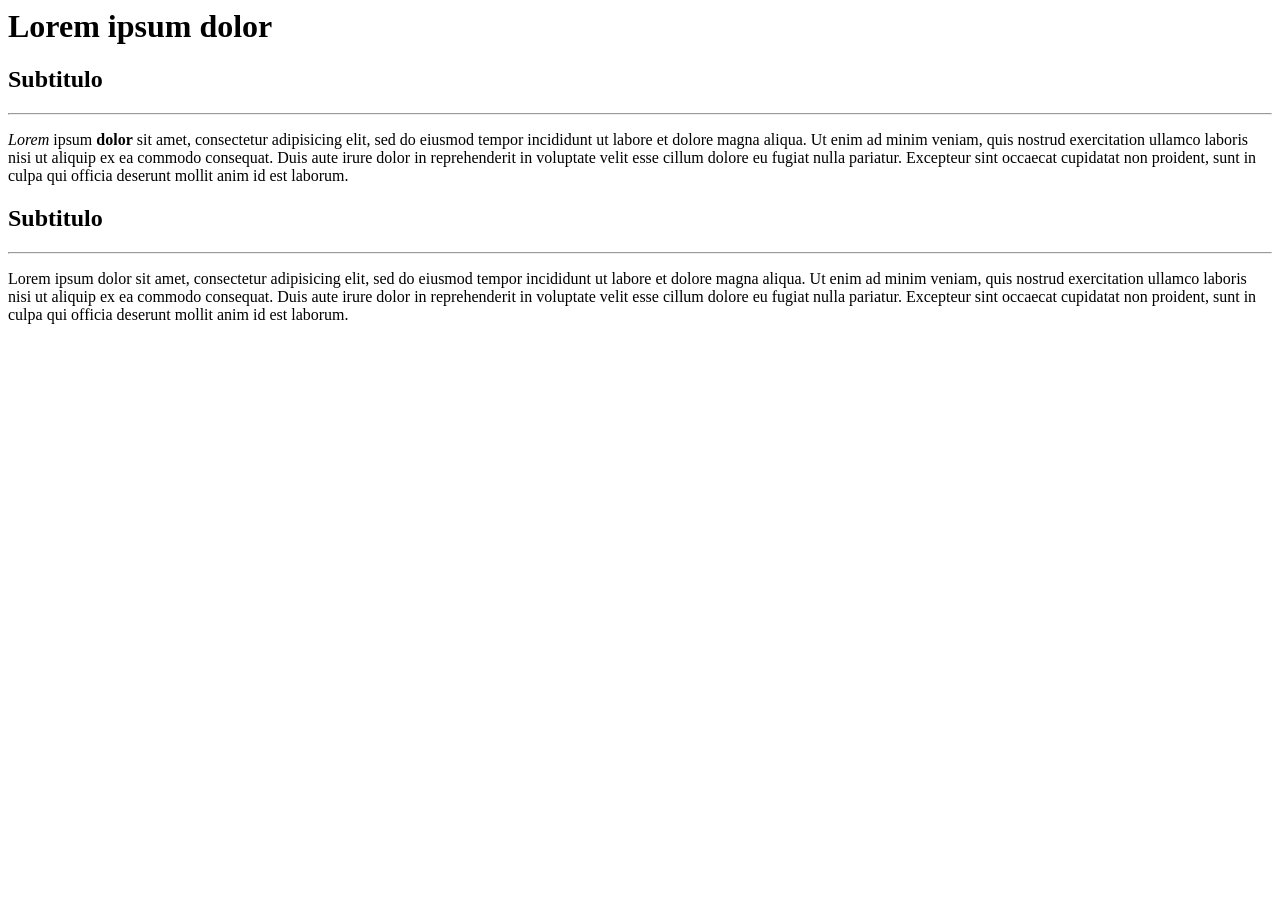
<file: classroom/html/structure/index.html>
<html>
<head>
  <title>Nome da Página</title>
</head>
<body>
  <h1>Lorem ipsum dolor</h1>
  <h2>Subtitulo</h2>
  <hr>
  <p><i>Lorem</i> ipsum <b>dolor</b> sit amet, consectetur adipisicing elit, sed do eiusmod tempor incididunt ut labore et dolore magna aliqua. Ut enim ad minim veniam, quis nostrud exercitation ullamco laboris nisi ut aliquip ex ea commodo consequat. Duis aute irure dolor in reprehenderit in voluptate velit esse cillum dolore eu fugiat nulla pariatur. Excepteur sint occaecat cupidatat non proident, sunt in culpa qui officia deserunt mollit anim id est laborum.</p>
  <h2>Subtitulo</h2>
  <hr>
  <p>Lorem ipsum dolor sit amet, consectetur adipisicing elit, sed do eiusmod tempor incididunt ut labore et dolore magna aliqua. Ut enim ad minim veniam, quis nostrud exercitation ullamco laboris nisi ut aliquip ex ea commodo consequat. Duis aute irure dolor in reprehenderit in voluptate velit esse cillum dolore eu fugiat nulla pariatur. Excepteur sint occaecat cupidatat non proident, sunt in culpa qui officia deserunt mollit anim id est laborum.</p>
</body>
</html>
</file>
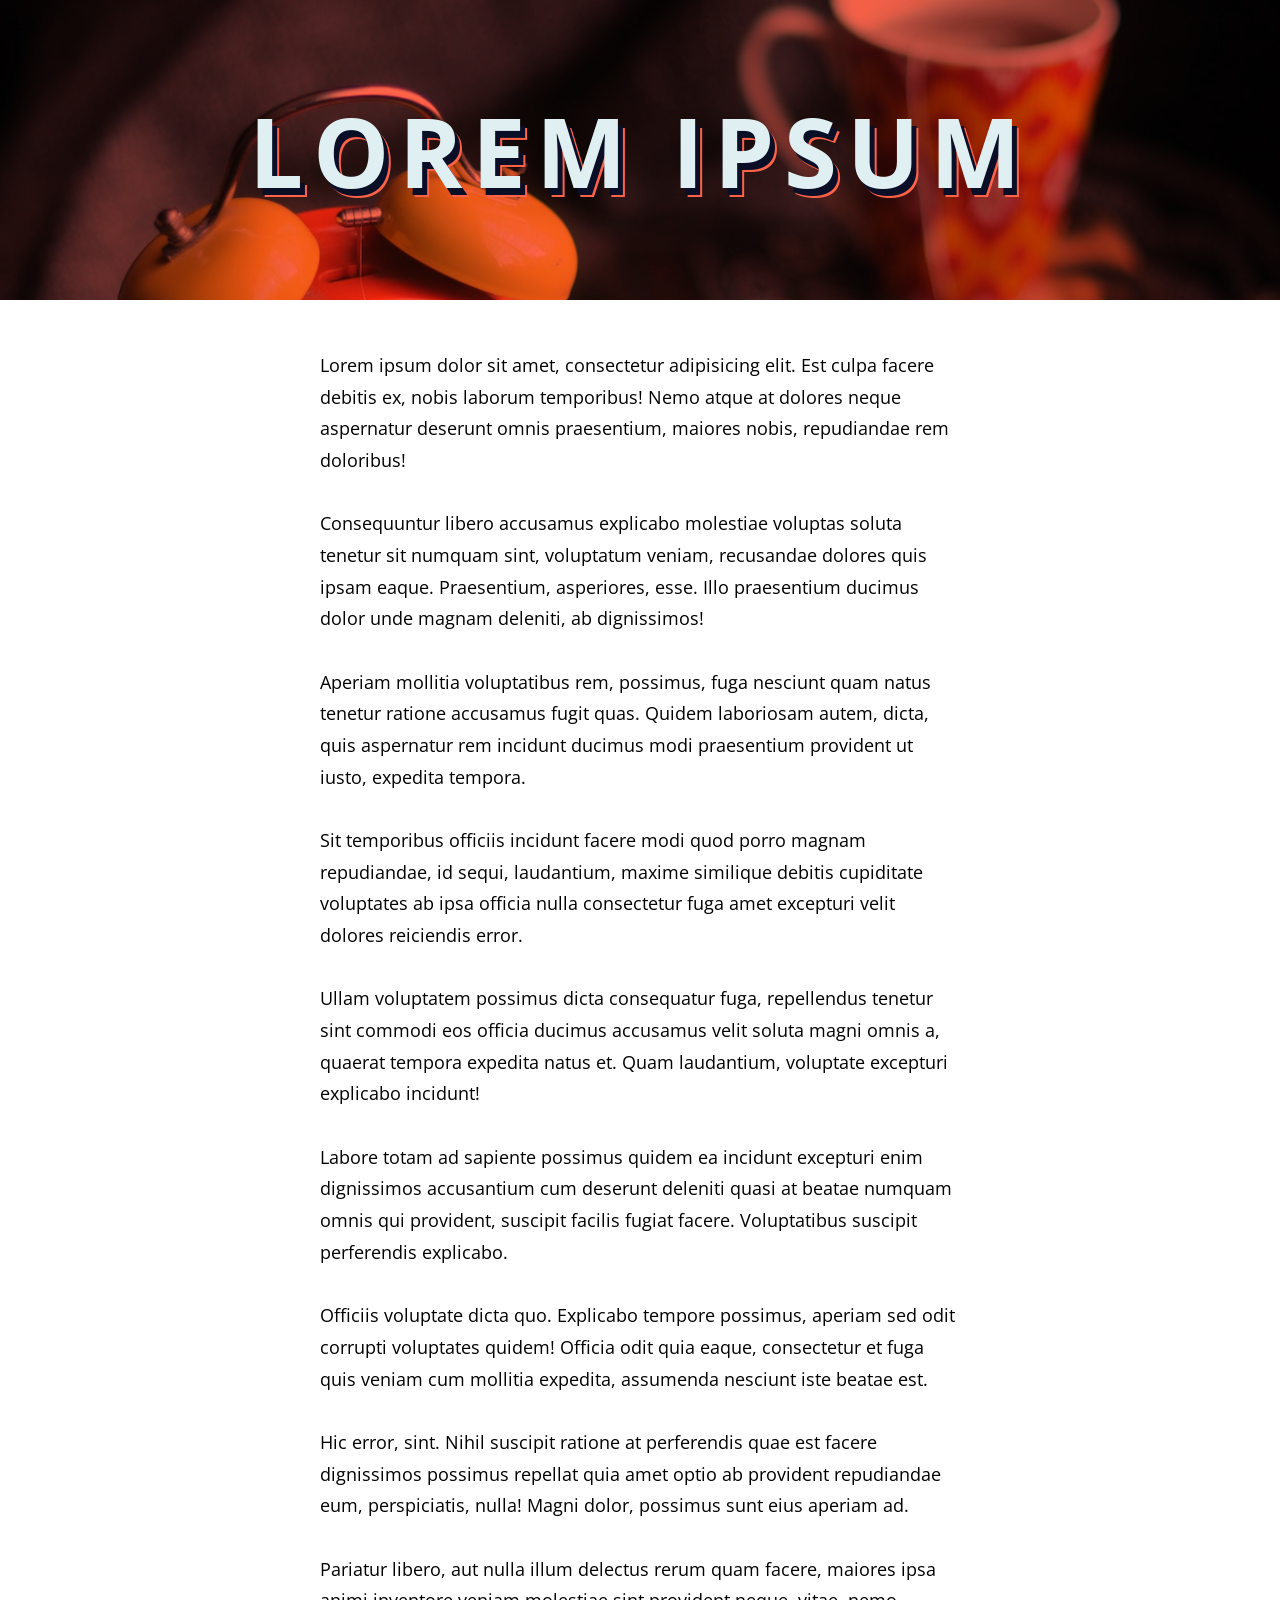
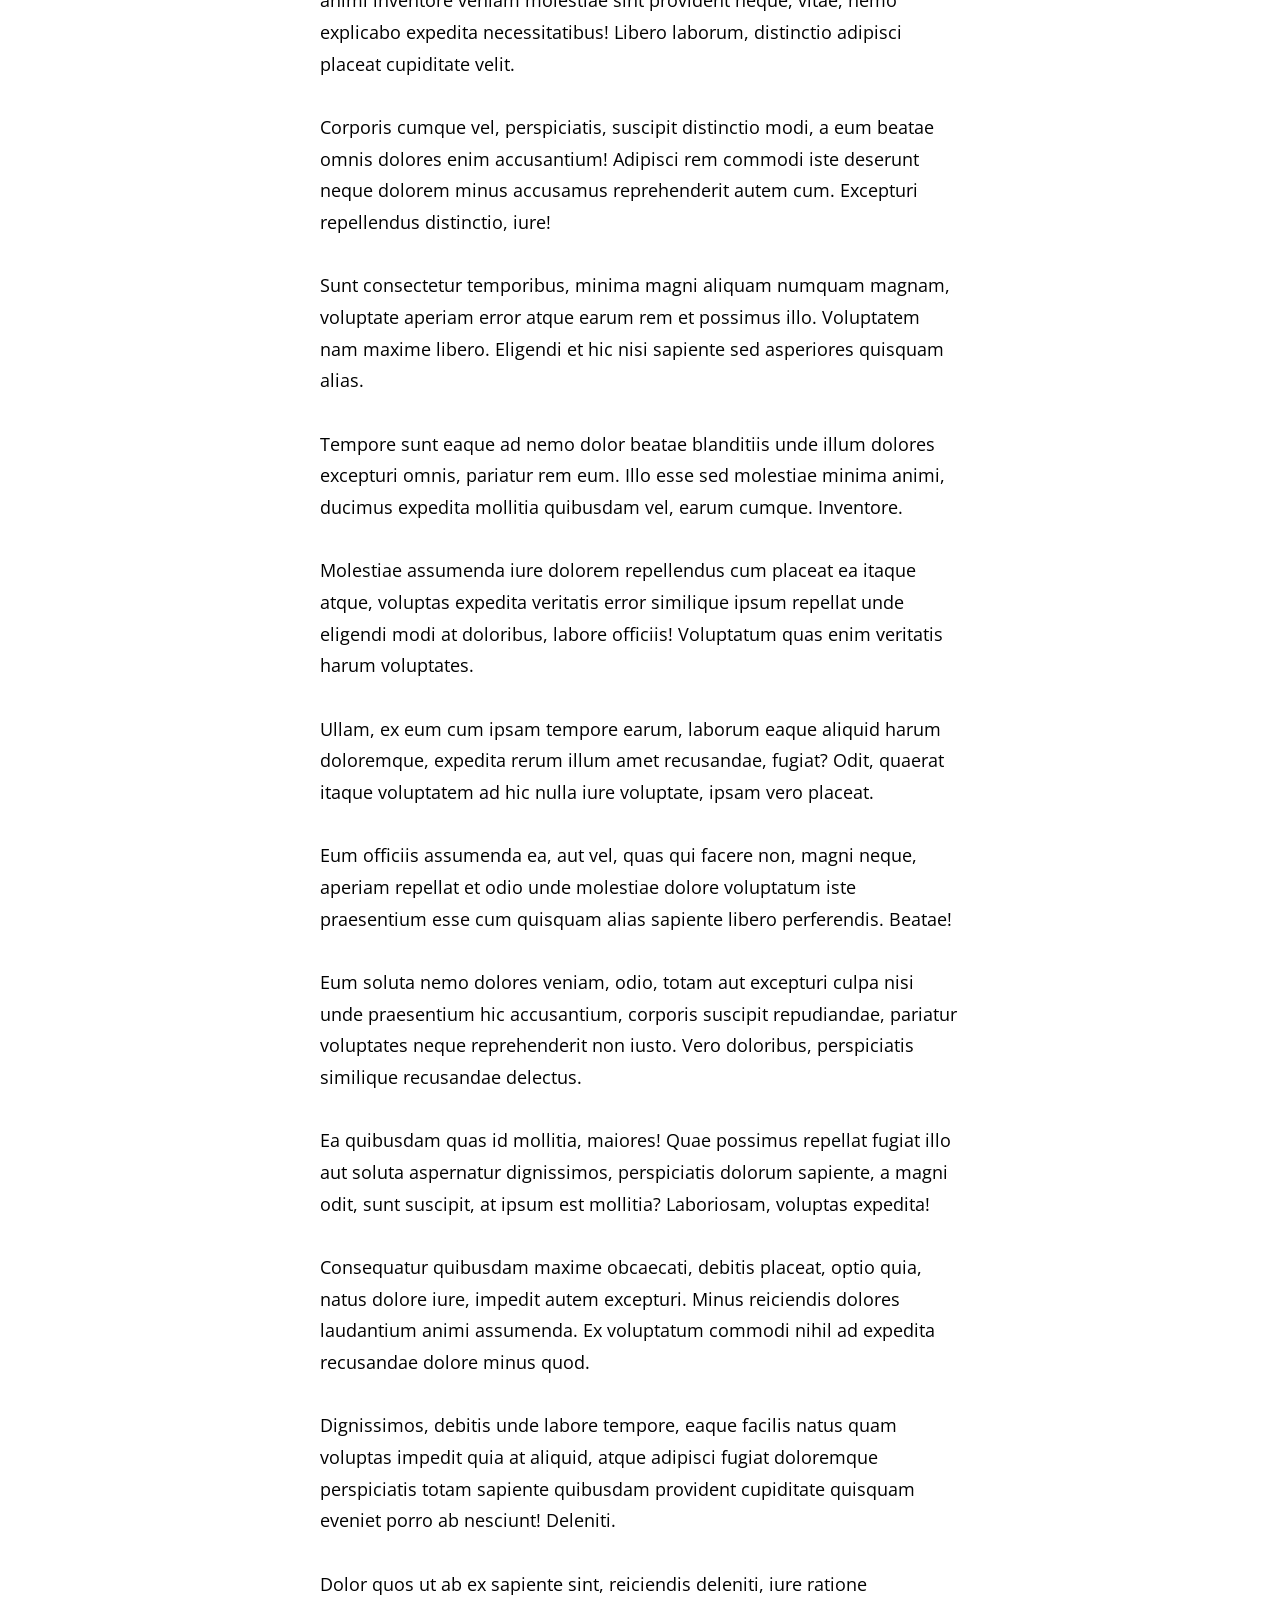
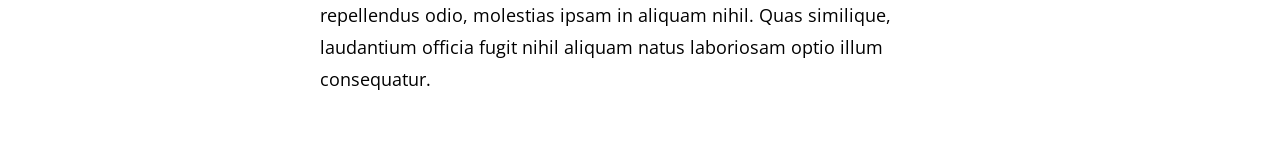
<file: codes/css/background/index.html>
<!DOCTYPE html>
<html lang="en">
<head>
  <meta charset="UTF-8">
  <meta name="viewport" content="width=device-width, initial-scale=1.0">
  <meta http-equiv="X-UA-Compatible" content="ie=edge">
  <title>Document</title>
  <link href="https://fonts.googleapis.com/css?family=Open+Sans:800,400" rel="stylesheet">
  <style>
    body {
      margin: 0;
      font-family: 'Open Sans', sans-serif;
      font-weight: 400;
    }

    header {
      font-family: 'Open Sans', sans-serif;
      font-weight: 800;
      font-size: 3em;
      color: #fff;

      min-height: 300px;
      height: 25vh;

      display: flex;
      justify-content: center;
      align-items: center;

      background-color: tomato;
      /* https://unsplash.com/search/time?photo=D4g64YUacLA */
      background-image: url('clock.jpg');
      background-position: 0 -100px;
      background-size: cover;
      background-repeat: no-repeat;
      background-attachment: fixed;
      background-blend-mode: multiply;
    }

    header h1 {
      text-transform: uppercase;
      letter-spacing: 10px;
      color: #efefef;
      text-shadow: 1px 1px 0 #ccc,
                   2px 2px 0 #c9c9c9,
                   3px 3px 0 #bbb,
                   4px 4px 0 #b9b9b9,
                   5px 5px 0 #aaa,
                   6px 6px 1px rgba(0,0,0,.1),
                   0 0 5px rgba(0,0,0,.1),
                   1px 1px 3px rgba(0,0,0,.3),
                   3px 3px 5px rgba(0,0,0,.2),
                   5px 5px 10px rgba(0,0,0,.25),
                   10px 10px 10px rgba(0,0,0,.2),
                   20px 20px 20px rgba(0,0,0,.15);
       color: #e0eff2;
       text-shadow: 5px 7px 0 #0a0e27, 7px 9px 0 tomato;
    }

    main {
      width: 55%;
      margin: 50px auto;
      font-size: 1.1em;
      line-height: 1.8em;
    }

    main p {
      margin: 1.8em;
    }
  </style>
</head>
<body>
  <header>
    <h1>Lorem Ipsum</h1>
  </header>
  <main>
    <p>Lorem ipsum dolor sit amet, consectetur adipisicing elit. Est culpa facere debitis ex, nobis laborum temporibus! Nemo atque at dolores neque aspernatur deserunt omnis praesentium, maiores nobis, repudiandae rem doloribus!</p>
    <p>Consequuntur libero accusamus explicabo molestiae voluptas soluta tenetur sit numquam sint, voluptatum veniam, recusandae dolores quis ipsam eaque. Praesentium, asperiores, esse. Illo praesentium ducimus dolor unde magnam deleniti, ab dignissimos!</p>
    <p>Aperiam mollitia voluptatibus rem, possimus, fuga nesciunt quam natus tenetur ratione accusamus fugit quas. Quidem laboriosam autem, dicta, quis aspernatur rem incidunt ducimus modi praesentium provident ut iusto, expedita tempora.</p>
    <p>Sit temporibus officiis incidunt facere modi quod porro magnam repudiandae, id sequi, laudantium, maxime similique debitis cupiditate voluptates ab ipsa officia nulla consectetur fuga amet excepturi velit dolores reiciendis error.</p>
    <p>Ullam voluptatem possimus dicta consequatur fuga, repellendus tenetur sint commodi eos officia ducimus accusamus velit soluta magni omnis a, quaerat tempora expedita natus et. Quam laudantium, voluptate excepturi explicabo incidunt!</p>
    <p>Labore totam ad sapiente possimus quidem ea incidunt excepturi enim dignissimos accusantium cum deserunt deleniti quasi at beatae numquam omnis qui provident, suscipit facilis fugiat facere. Voluptatibus suscipit perferendis explicabo.</p>
    <p>Officiis voluptate dicta quo. Explicabo tempore possimus, aperiam sed odit corrupti voluptates quidem! Officia odit quia eaque, consectetur et fuga quis veniam cum mollitia expedita, assumenda nesciunt iste beatae est.</p>
    <p>Hic error, sint. Nihil suscipit ratione at perferendis quae est facere dignissimos possimus repellat quia amet optio ab provident repudiandae eum, perspiciatis, nulla! Magni dolor, possimus sunt eius aperiam ad.</p>
    <p>Pariatur libero, aut nulla illum delectus rerum quam facere, maiores ipsa animi inventore veniam molestiae sint provident neque, vitae, nemo explicabo expedita necessitatibus! Libero laborum, distinctio adipisci placeat cupiditate velit.</p>
    <p>Corporis cumque vel, perspiciatis, suscipit distinctio modi, a eum beatae omnis dolores enim accusantium! Adipisci rem commodi iste deserunt neque dolorem minus accusamus reprehenderit autem cum. Excepturi repellendus distinctio, iure!</p>
    <p>Sunt consectetur temporibus, minima magni aliquam numquam magnam, voluptate aperiam error atque earum rem et possimus illo. Voluptatem nam maxime libero. Eligendi et hic nisi sapiente sed asperiores quisquam alias.</p>
    <p>Tempore sunt eaque ad nemo dolor beatae blanditiis unde illum dolores excepturi omnis, pariatur rem eum. Illo esse sed molestiae minima animi, ducimus expedita mollitia quibusdam vel, earum cumque. Inventore.</p>
    <p>Molestiae assumenda iure dolorem repellendus cum placeat ea itaque atque, voluptas expedita veritatis error similique ipsum repellat unde eligendi modi at doloribus, labore officiis! Voluptatum quas enim veritatis harum voluptates.</p>
    <p>Ullam, ex eum cum ipsam tempore earum, laborum eaque aliquid harum doloremque, expedita rerum illum amet recusandae, fugiat? Odit, quaerat itaque voluptatem ad hic nulla iure voluptate, ipsam vero placeat.</p>
    <p>Eum officiis assumenda ea, aut vel, quas qui facere non, magni neque, aperiam repellat et odio unde molestiae dolore voluptatum iste praesentium esse cum quisquam alias sapiente libero perferendis. Beatae!</p>
    <p>Eum soluta nemo dolores veniam, odio, totam aut excepturi culpa nisi unde praesentium hic accusantium, corporis suscipit repudiandae, pariatur voluptates neque reprehenderit non iusto. Vero doloribus, perspiciatis similique recusandae delectus.</p>
    <p>Ea quibusdam quas id mollitia, maiores! Quae possimus repellat fugiat illo aut soluta aspernatur dignissimos, perspiciatis dolorum sapiente, a magni odit, sunt suscipit, at ipsum est mollitia? Laboriosam, voluptas expedita!</p>
    <p>Consequatur quibusdam maxime obcaecati, debitis placeat, optio quia, natus dolore iure, impedit autem excepturi. Minus reiciendis dolores laudantium animi assumenda. Ex voluptatum commodi nihil ad expedita recusandae dolore minus quod.</p>
    <p>Dignissimos, debitis unde labore tempore, eaque facilis natus quam voluptas impedit quia at aliquid, atque adipisci fugiat doloremque perspiciatis totam sapiente quibusdam provident cupiditate quisquam eveniet porro ab nesciunt! Deleniti.</p>
    <p>Dolor quos ut ab ex sapiente sint, reiciendis deleniti, iure ratione repellendus odio, molestias ipsam in aliquam nihil. Quas similique, laudantium officia fugit nihil aliquam natus laboriosam optio illum consequatur.</p>
  </main>
</body>
</html>
</file>
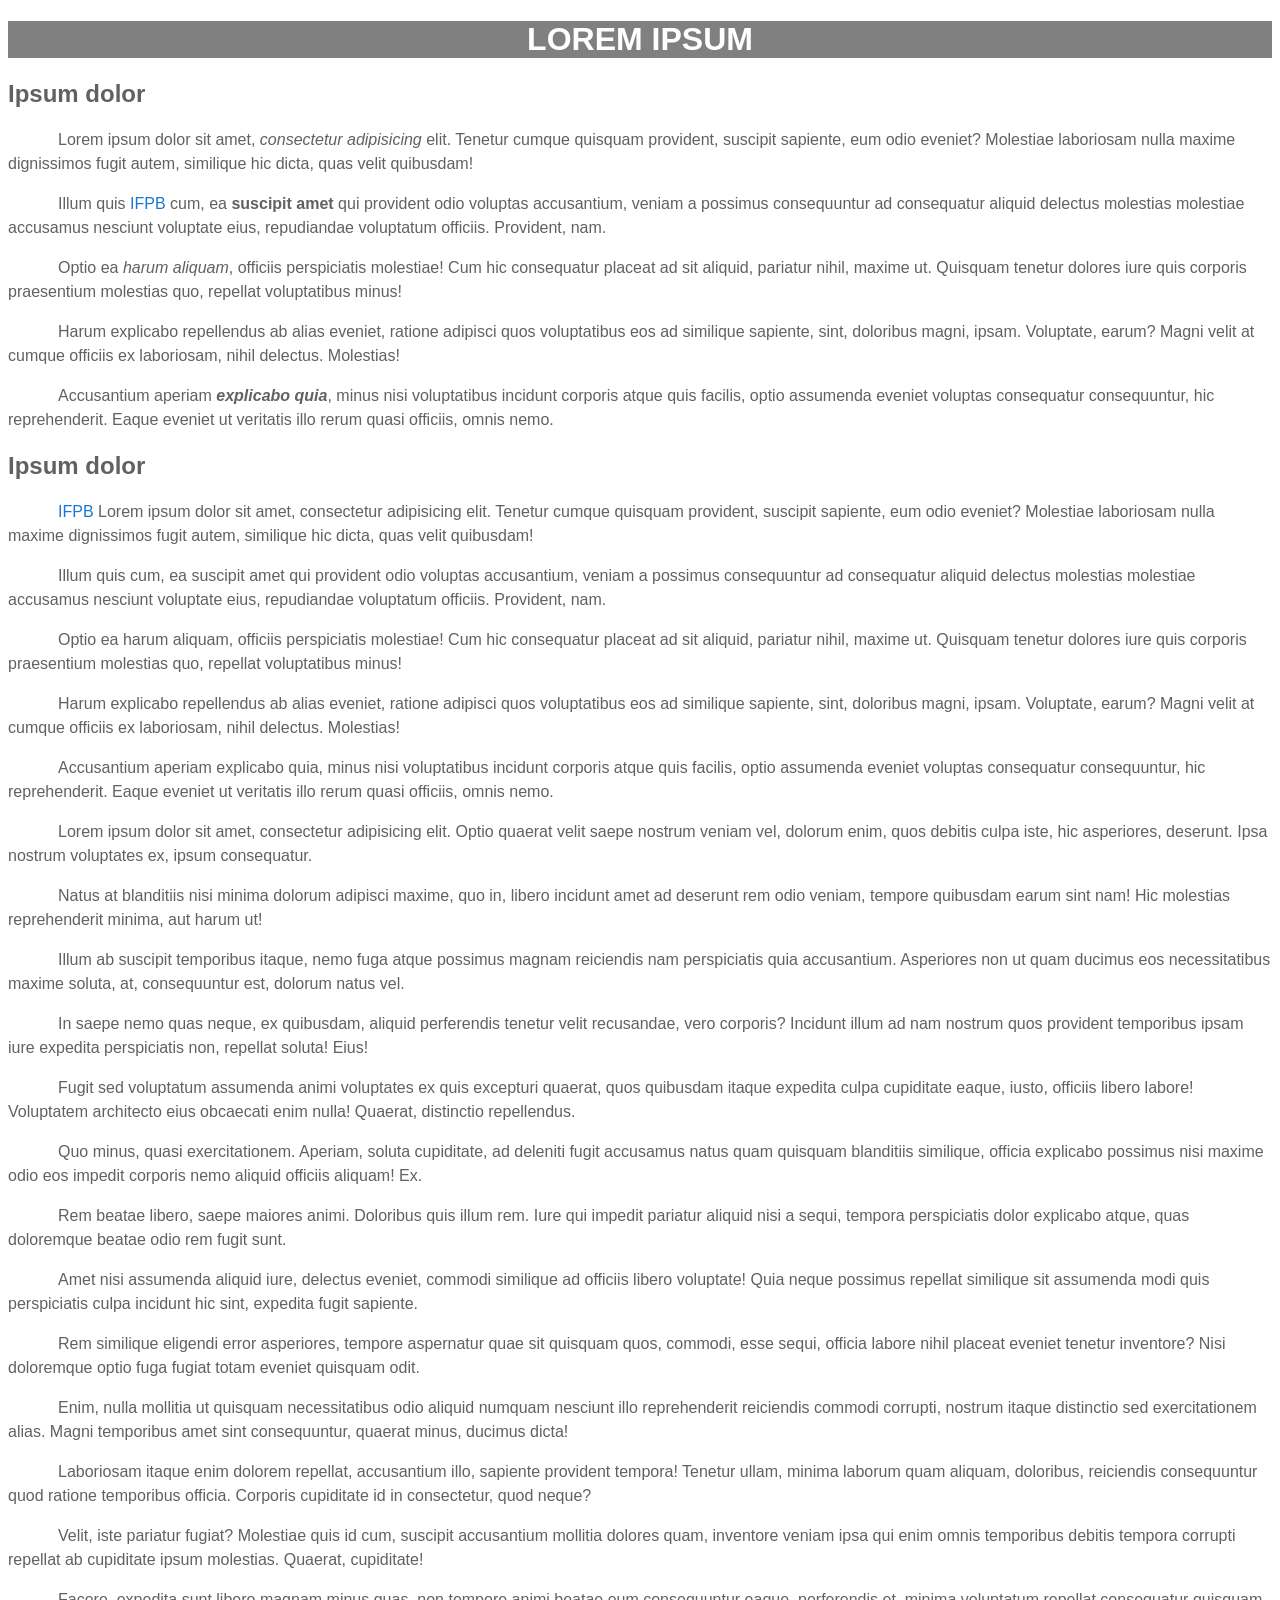
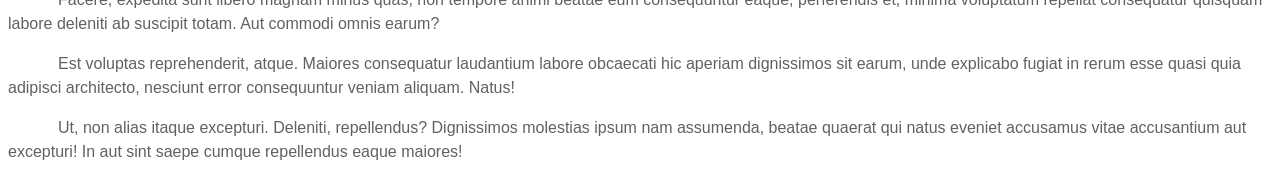
<file: codes/css/text/index.html>
<!DOCTYPE html>
<html lang="en">
<head>
  <meta charset="UTF-8">
  <meta name="viewport" content="width=device-width, initial-scale=1.0">
  <meta http-equiv="X-UA-Compatible" content="ie=edge">
  <title>Document</title>
  <style>
    h1 {
      text-transform: uppercase;
      background-color: gray;
      color: white;
    }
    p {
      text-indent: 50px;
      line-height: 24px;
    }
    body {
      font-family: arial, sans-serif;
      color: #616161;
    }
    .text-center {
      text-align: center;
    }
    .font-italic {
      font-style: italic;
    }
    .font-bold {
      font-weight: bold;
    }
    a, a:visited {
      text-decoration: none;
      color: #1976D2;
    }
    a:hover {
      text-decoration: underline;
    }
    h2 a, h2 a:visited {
      color: white;
      font-size: 20px;
    }
    h2:hover a {
      color: black;
    }
    /*
    #ipsum_dolor a {
      color: white;
      font-size: 20px;
    }
    #ipsum_dolor a:hover {
      color: black;
    }
    #ipsum_dolor span:hover+a {
      color: black;
    }
    */
  </style>
</head>
<body>
  <div id="article">
    <h1 class="text-center">Lorem ipsum</h1>
    <h2 id="ipsum_dolor">
      <span>Ipsum dolor</span>
      <a href="#ipsum_dolor">§</a>
    </h2>
    <p>Lorem ipsum dolor sit amet, <span class="font-italic">consectetur adipisicing</span> elit. Tenetur cumque quisquam provident, suscipit sapiente, eum odio eveniet? Molestiae laboriosam nulla maxime dignissimos fugit autem, similique hic dicta, quas velit quibusdam!</p>
    <p>Illum quis <a href="http://www.ifpb.edu.br/" title="IFPB">IFPB</a> cum, ea <span class="font-bold">suscipit amet</span> qui provident odio voluptas accusantium, veniam a possimus consequuntur ad consequatur aliquid delectus molestias molestiae accusamus nesciunt voluptate eius, repudiandae voluptatum officiis. Provident, nam.</p>
    <p>Optio ea <span class="font-italic">harum aliquam</span>, officiis perspiciatis molestiae! Cum hic consequatur placeat ad sit aliquid, pariatur nihil, maxime ut. Quisquam tenetur dolores iure quis corporis praesentium molestias quo, repellat voluptatibus minus!</p>
    <p>Harum explicabo repellendus ab alias eveniet, ratione adipisci quos voluptatibus eos ad similique sapiente, sint, doloribus magni, ipsam. Voluptate, earum? Magni velit at cumque officiis ex laboriosam, nihil delectus. Molestias!</p>
    <p>Accusantium aperiam <span class="font-italic font-bold">explicabo quia</span>, minus nisi voluptatibus incidunt corporis atque quis facilis, optio assumenda eveniet voluptas consequatur consequuntur, hic reprehenderit. Eaque eveniet ut veritatis illo rerum quasi officiis, omnis nemo.</p>
    <h2>Ipsum dolor <a href="#ipsum_dolor">§</a></h2>
    <p><a href="http://www.ifpb.edu.br/" title="IFPB">IFPB</a> Lorem ipsum dolor sit amet, consectetur adipisicing elit. Tenetur cumque quisquam provident, suscipit sapiente, eum odio eveniet? Molestiae laboriosam nulla maxime dignissimos fugit autem, similique hic dicta, quas velit quibusdam!</p>
    <p>Illum quis cum, ea suscipit amet qui provident odio voluptas accusantium, veniam a possimus consequuntur ad consequatur aliquid delectus molestias molestiae accusamus nesciunt voluptate eius, repudiandae voluptatum officiis. Provident, nam.</p>
    <p>Optio ea harum aliquam, officiis perspiciatis molestiae! Cum hic consequatur placeat ad sit aliquid, pariatur nihil, maxime ut. Quisquam tenetur dolores iure quis corporis praesentium molestias quo, repellat voluptatibus minus!</p>
    <p>Harum explicabo repellendus ab alias eveniet, ratione adipisci quos voluptatibus eos ad similique sapiente, sint, doloribus magni, ipsam. Voluptate, earum? Magni velit at cumque officiis ex laboriosam, nihil delectus. Molestias!</p>
    <p>Accusantium aperiam explicabo quia, minus nisi voluptatibus incidunt corporis atque quis facilis, optio assumenda eveniet voluptas consequatur consequuntur, hic reprehenderit. Eaque eveniet ut veritatis illo rerum quasi officiis, omnis nemo.</p>
    <p>Lorem ipsum dolor sit amet, consectetur adipisicing elit. Optio quaerat velit saepe nostrum veniam vel, dolorum enim, quos debitis culpa iste, hic asperiores, deserunt. Ipsa nostrum voluptates ex, ipsum consequatur.</p>
    <p>Natus at blanditiis nisi minima dolorum adipisci maxime, quo in, libero incidunt amet ad deserunt rem odio veniam, tempore quibusdam earum sint nam! Hic molestias reprehenderit minima, aut harum ut!</p>
    <p>Illum ab suscipit temporibus itaque, nemo fuga atque possimus magnam reiciendis nam perspiciatis quia accusantium. Asperiores non ut quam ducimus eos necessitatibus maxime soluta, at, consequuntur est, dolorum natus vel.</p>
    <p>In saepe nemo quas neque, ex quibusdam, aliquid perferendis tenetur velit recusandae, vero corporis? Incidunt illum ad nam nostrum quos provident temporibus ipsam iure expedita perspiciatis non, repellat soluta! Eius!</p>
    <p>Fugit sed voluptatum assumenda animi voluptates ex quis excepturi quaerat, quos quibusdam itaque expedita culpa cupiditate eaque, iusto, officiis libero labore! Voluptatem architecto eius obcaecati enim nulla! Quaerat, distinctio repellendus.</p>
    <p>Quo minus, quasi exercitationem. Aperiam, soluta cupiditate, ad deleniti fugit accusamus natus quam quisquam blanditiis similique, officia explicabo possimus nisi maxime odio eos impedit corporis nemo aliquid officiis aliquam! Ex.</p>
    <p>Rem beatae libero, saepe maiores animi. Doloribus quis illum rem. Iure qui impedit pariatur aliquid nisi a sequi, tempora perspiciatis dolor explicabo atque, quas doloremque beatae odio rem fugit sunt.</p>
    <p>Amet nisi assumenda aliquid iure, delectus eveniet, commodi similique ad officiis libero voluptate! Quia neque possimus repellat similique sit assumenda modi quis perspiciatis culpa incidunt hic sint, expedita fugit sapiente.</p>
    <p>Rem similique eligendi error asperiores, tempore aspernatur quae sit quisquam quos, commodi, esse sequi, officia labore nihil placeat eveniet tenetur inventore? Nisi doloremque optio fuga fugiat totam eveniet quisquam odit.</p>
    <p>Enim, nulla mollitia ut quisquam necessitatibus odio aliquid numquam nesciunt illo reprehenderit reiciendis commodi corrupti, nostrum itaque distinctio sed exercitationem alias. Magni temporibus amet sint consequuntur, quaerat minus, ducimus dicta!</p>
    <p>Laboriosam itaque enim dolorem repellat, accusantium illo, sapiente provident tempora! Tenetur ullam, minima laborum quam aliquam, doloribus, reiciendis consequuntur quod ratione temporibus officia. Corporis cupiditate id in consectetur, quod neque?</p>
    <p>Velit, iste pariatur fugiat? Molestiae quis id cum, suscipit accusantium mollitia dolores quam, inventore veniam ipsa qui enim omnis temporibus debitis tempora corrupti repellat ab cupiditate ipsum molestias. Quaerat, cupiditate!</p>
    <p>Facere, expedita sunt libero magnam minus quas, non tempore animi beatae eum consequuntur eaque, perferendis et, minima voluptatum repellat consequatur quisquam labore deleniti ab suscipit totam. Aut commodi omnis earum?</p>
    <p>Est voluptas reprehenderit, atque. Maiores consequatur laudantium labore obcaecati hic aperiam dignissimos sit earum, unde explicabo fugiat in rerum esse quasi quia adipisci architecto, nesciunt error consequuntur veniam aliquam. Natus!</p>
    <p>Ut, non alias itaque excepturi. Deleniti, repellendus? Dignissimos molestias ipsum nam assumenda, beatae quaerat qui natus eveniet accusamus vitae accusantium aut excepturi! In aut sint saepe cumque repellendus eaque maiores!</p>
  </div>
</body>
</html>
</file>
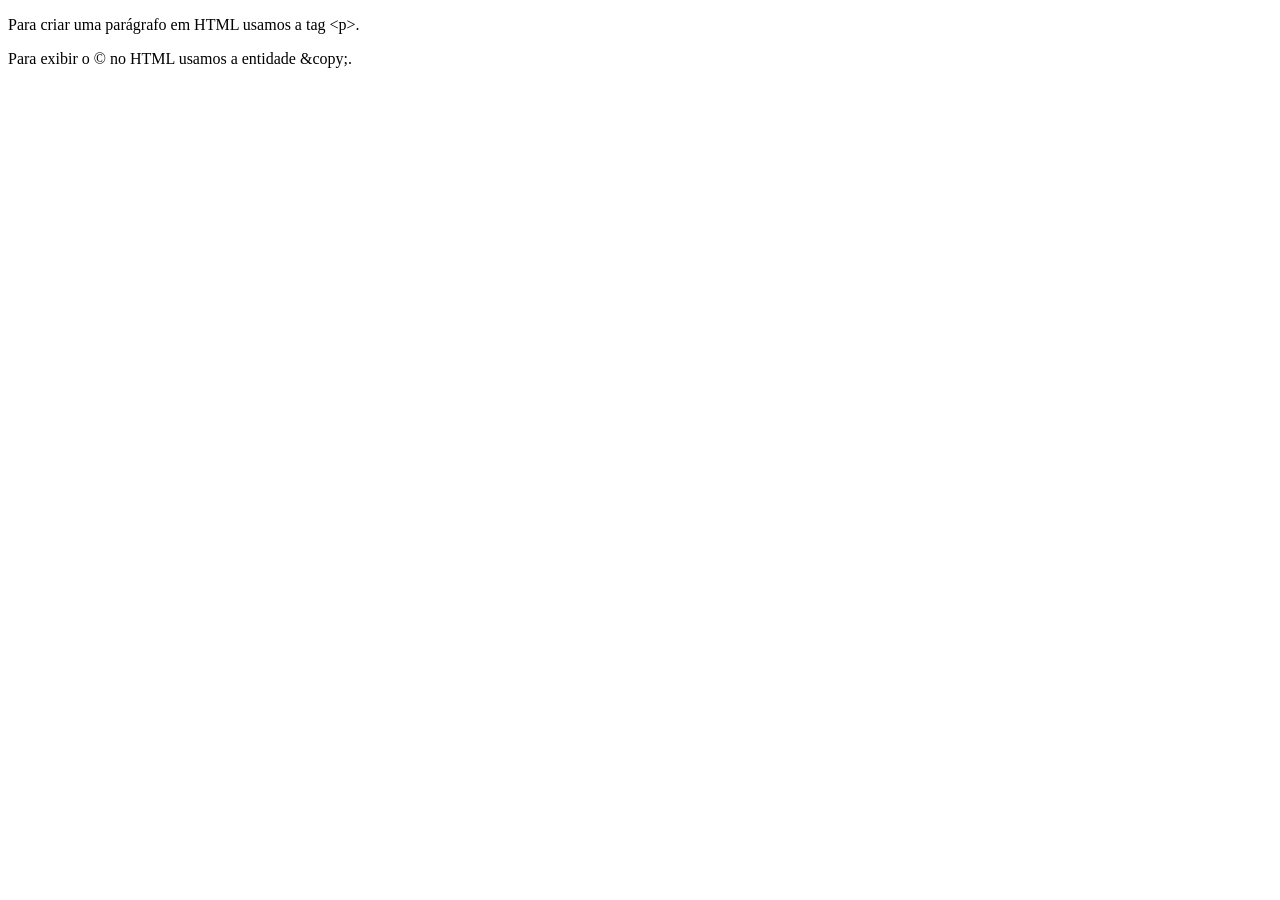
<file: codes/html/entity/index.html>
<!DOCTYPE html>
<html lang="en">
<head>
  <meta charset="UTF-8">
  <title>Document</title>
</head>
<body>
  <p>Para criar uma parágrafo em HTML usamos a tag &lt;p>.</p>
  <p>Para exibir o © no HTML usamos a entidade &amp;copy;.</p>
</body>
</html>
</file>
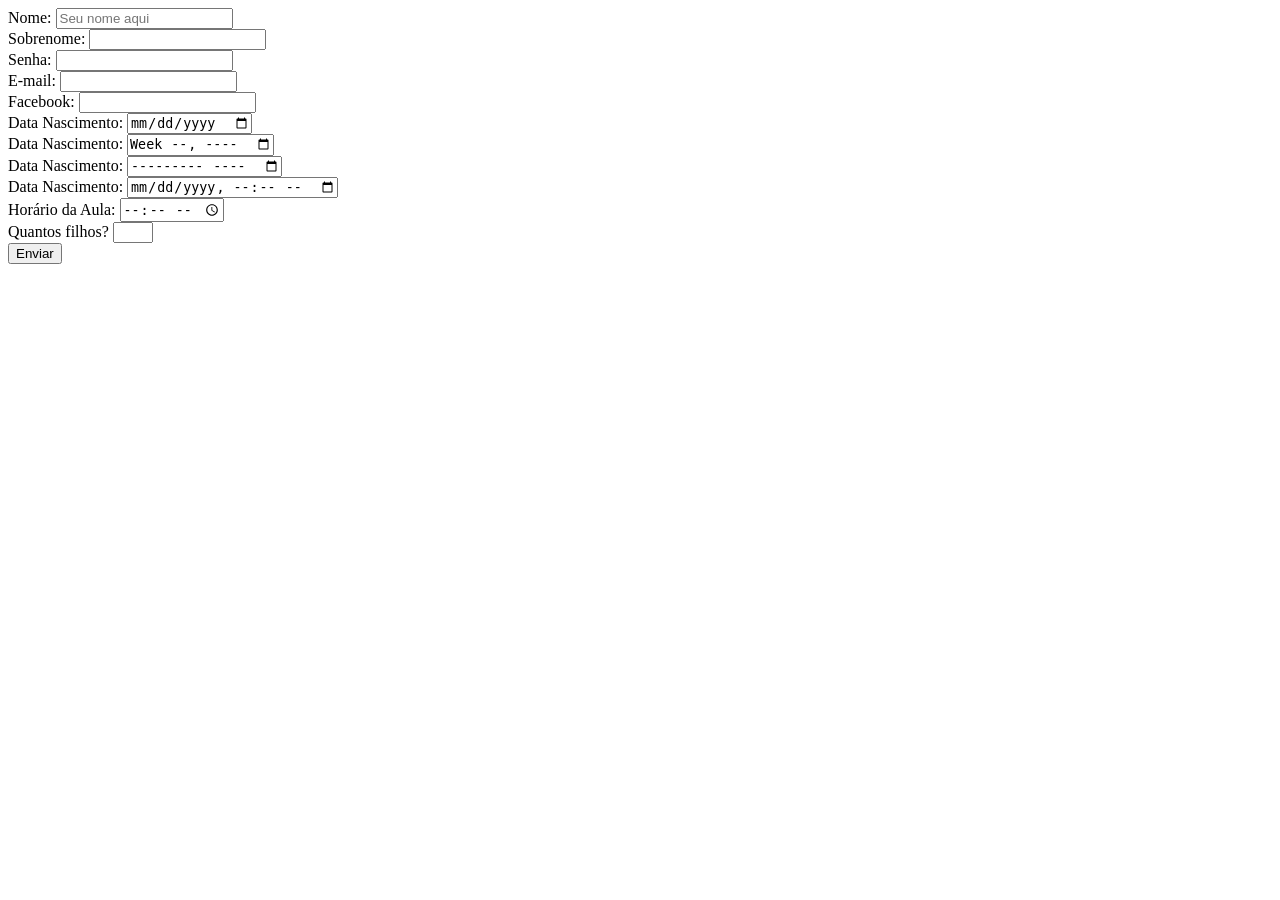
<file: codes/html/form/index.html>
<!DOCTYPE HTML>
<html>
  <body>
      <form method="post">
        <label for="nome">Nome:</label>
        <input type="text" id="nome" name="nome" placeholder="Seu nome aqui" required title="Não esqueça o seu nome aqui"><br>
        <label for="snome">Sobrenome:</label>
        <input type="text" id="snome" name="sobrenome"><br>
        <label for="senha">Senha:</label>
        <input type="password" id="senha" name="senha"><br>
        <label for="mail">E-mail:</label>
        <input type="email" id="email" name="email"><br>
        <label for="url">Facebook:</label>
        <input type="url" id="url" name="url"><br>
        <label for="bday">Data Nascimento:</label>
        <input type="date" id="bday" name="bday"><br>
        <label for="bday">Data Nascimento:</label>
        <input type="week" id="bday" name="bday"><br>
        <label for="bday">Data Nascimento:</label>
        <input type="month" id="bday" name="bday"><br>
        <label for="bday">Data Nascimento:</label>
        <input type="datetime-local" id="bday" name="bday"><br>
        <label for="hora">Horário da Aula:</label>
        <input type="time" id="hora" name="hora"><br>
        <label for="numero">Quantos filhos?</label>
        <input type="number" id="numero" name="numerofilhos" min="0" max="6" step="1"><br>
        <input type="submit" value="Enviar">
      </form>
  </body>
</html>
</file>
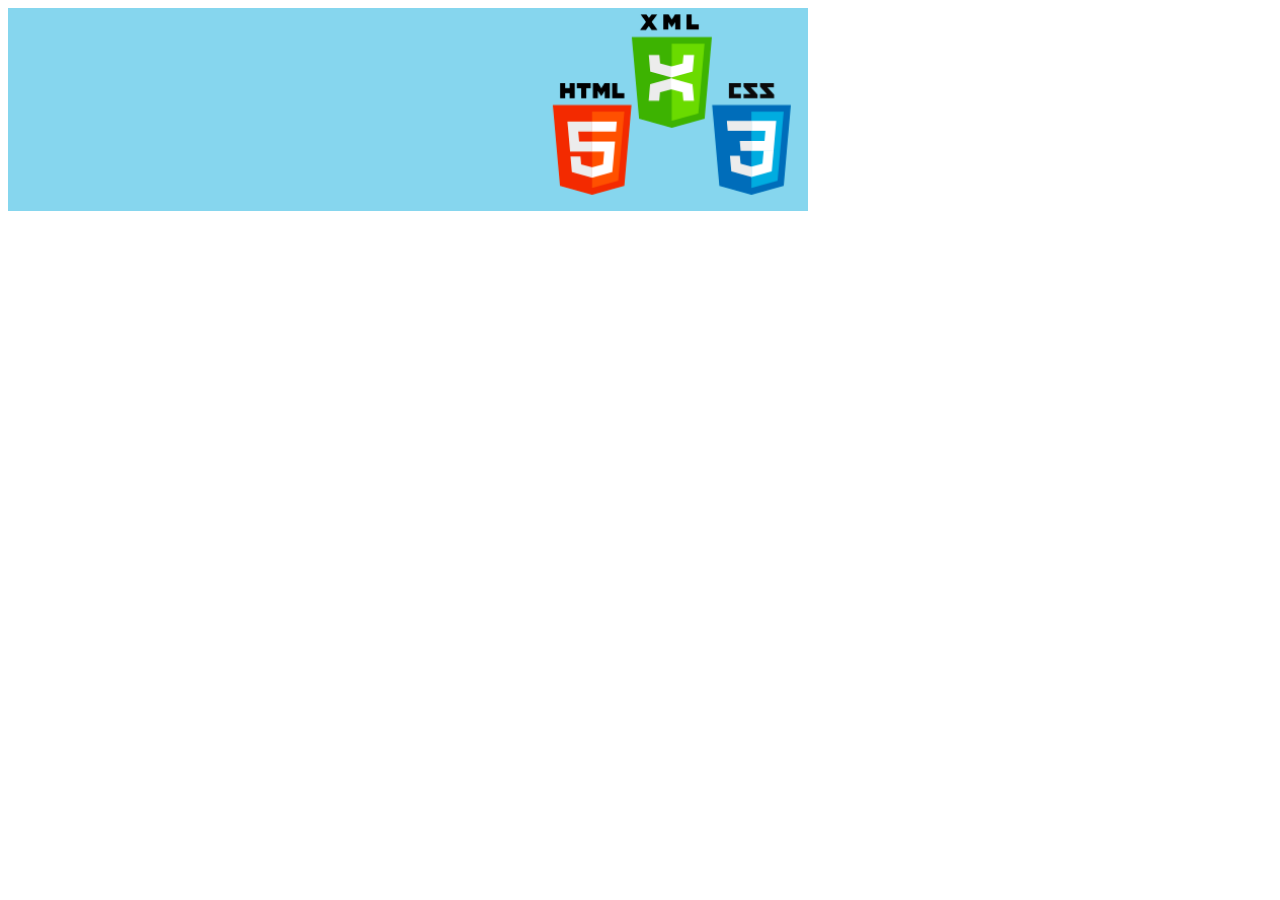
<file: codes/html/image/index.html>
<!DOCTYPE html>
<html lang="en">
<head>
  <meta charset="UTF-8">
  <title>Document</title>
</head>
<body>
  <a href="http://github.com/ifpb/lm">
    <img src="lm.png" alt="Logo da Disciplina" width="800px">
  </a>
  <!--
    <img src="/lm.png" alt="Logo da Disciplina">
    <img src="./lm.png" alt="Logo da Disciplina">
  -->
</body>
</html>
</file>
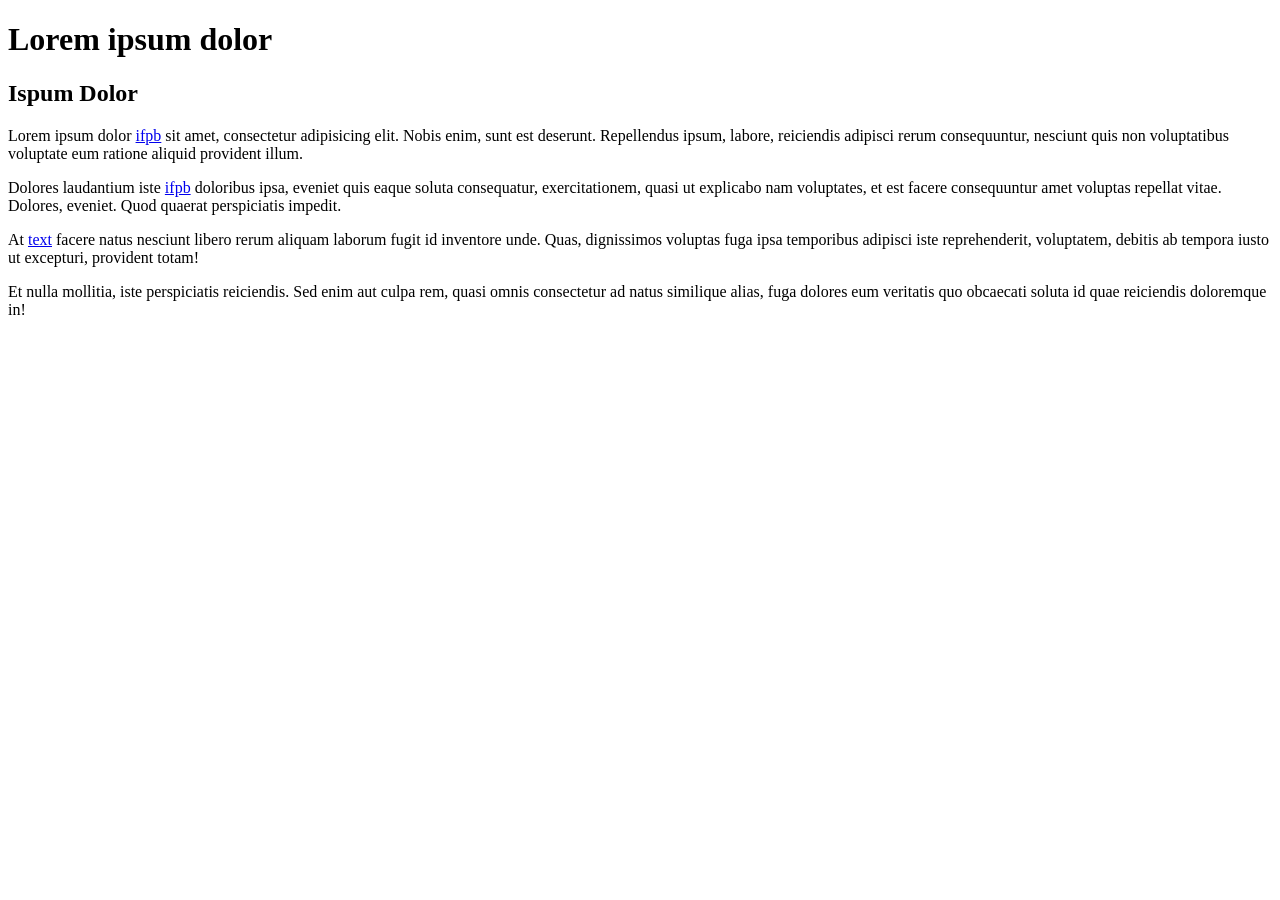
<file: codes/html/link/index.html>
<!DOCTYPE html>
<html lang="en">
<head>
    <meta charset="UTF-8">
    <title>Document</title>
</head>
<body>
    <h1>Lorem ipsum dolor</h1>
    <h2>Ispum Dolor</h2>
    <!--p*4>Lorem-->
    <p>Lorem ipsum dolor <a href="http://www.ifpb.edu.br/">ifpb</a> sit amet, consectetur adipisicing elit. Nobis enim, sunt est deserunt. Repellendus ipsum, labore, reiciendis adipisci rerum consequuntur, nesciunt quis non voluptatibus voluptate eum ratione
        aliquid provident illum.</p>
    <p>Dolores laudantium iste <a href="http://www.ifpb.edu.br/" target="_blank">ifpb</a> doloribus ipsa, eveniet quis eaque soluta consequatur, exercitationem, quasi ut explicabo nam voluptates, et est facere consequuntur amet voluptas repellat vitae. Dolores,
        eveniet. Quod quaerat perspiciatis impedit.</p>
    <p>At <a href="text.html">text</a> facere natus nesciunt libero rerum aliquam laborum fugit id inventore unde. Quas, dignissimos voluptas fuga ipsa temporibus adipisci iste reprehenderit, voluptatem, debitis ab tempora iusto ut excepturi, provident totam!</p>
    <p>Et nulla mollitia, iste perspiciatis reiciendis. Sed enim aut culpa rem, quasi omnis consectetur ad natus similique alias, fuga dolores eum veritatis quo obcaecati soluta id quae reiciendis doloremque in!</p>
</body>
</html>
</file>
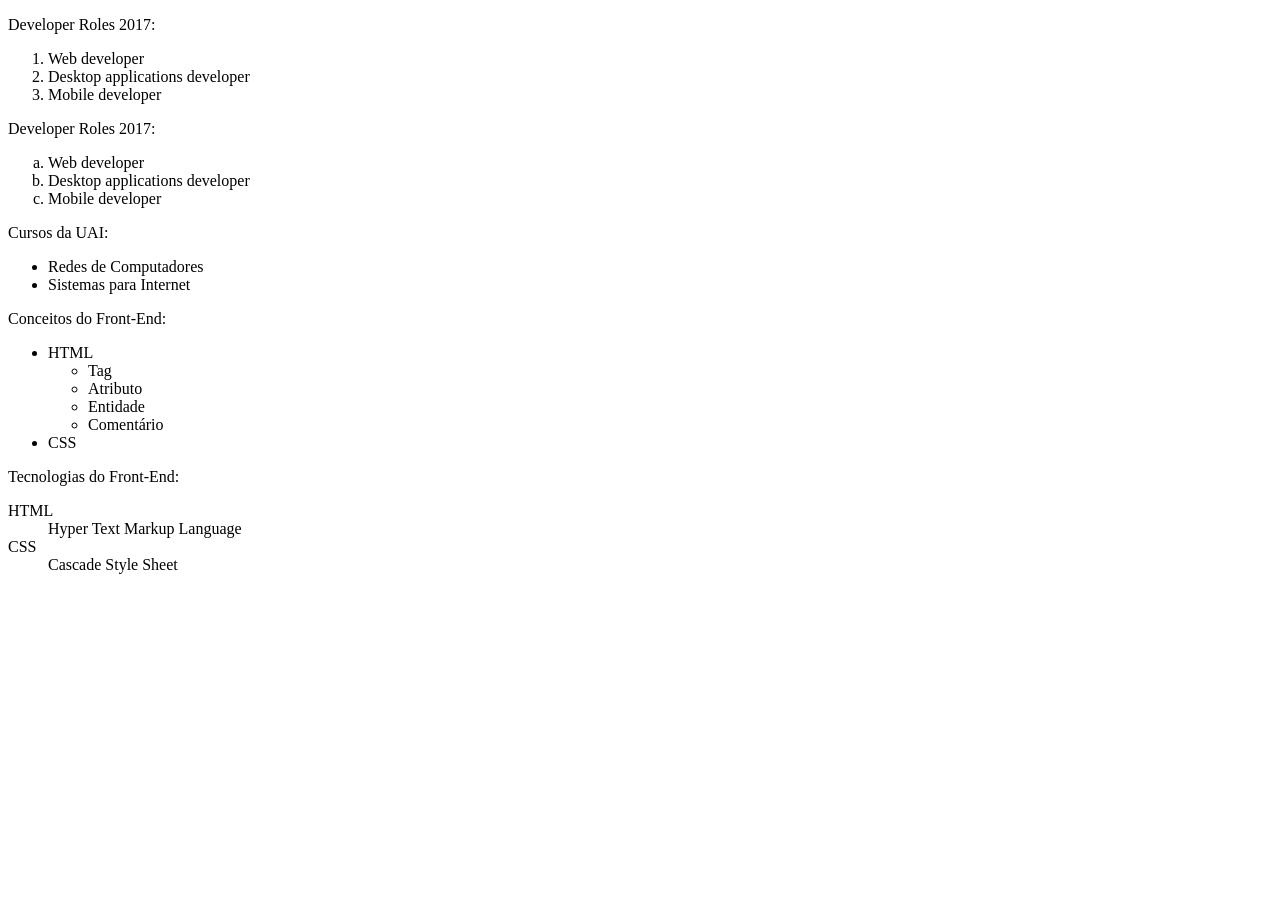
<file: codes/html/list/index.html>
<!DOCTYPE html>
<html lang="en">

<head>
    <meta charset="UTF-8">
    <title>Document</title>
</head>

<body>
    <!--Ordered List-->
    <p>Developer Roles 2017:</p>
    <!--https://developer.mozilla.org/en-US/docs/Web/HTML/Element/ol-->
    <ol>
        <li>Web developer</li>
        <li>Desktop applications developer</li>
        <li>Mobile developer</li>
    </ol>
    <!--Ordered List (type)-->
    <p>Developer Roles 2017:</p>
    <ol type="a">
        <li>Web developer</li>
        <li>Desktop applications developer</li>
        <li>Mobile developer</li>
    </ol>
    <!--Unordered List-->
    <p>Cursos da UAI:</p>
    <ul>
        <li>Redes de Computadores</li>
        <li>Sistemas para Internet</li>
    </ul>
    <!--Unordered List (nested)-->
    <p>Conceitos do Front-End:</p>
    <ul>
        <li>HTML
            <ul>
                <li>Tag</li>
                <li>Atributo</li>
                <li>Entidade</li>
                <li>Comentário</li>
            </ul>
        </li>
        <li>CSS</li>
    </ul>
    <!--Definition List-->
    <p>Tecnologias do Front-End:</p>
    <dl>
        <dt>HTML</dt>
        <dd>Hyper Text Markup Language</dd>
        <dt>CSS</dt>
        <dd>Cascade Style Sheet</dd>
    </dl>
</body>

</html>
</file>
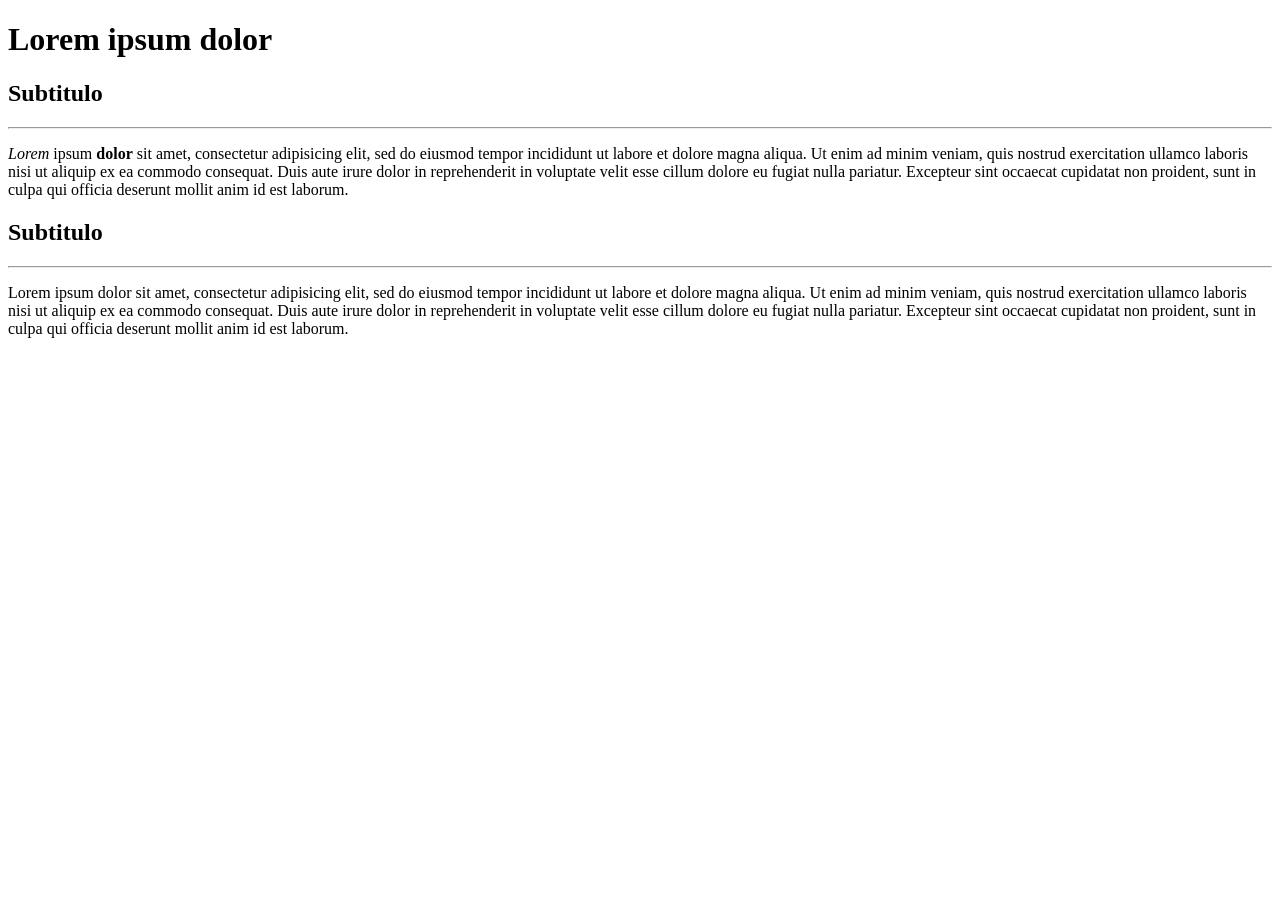
<file: codes/html/structure/index.html>
<!DOCTYPE html>
<html>
<head>
  <title>Nome da Página</title>
</head>
<body>
  <h1>Lorem ipsum dolor</h1>
  <h2>Subtitulo</h2>
  <hr>
  <p><i>Lorem</i> ipsum <b>dolor</b> sit amet, consectetur adipisicing elit, sed do eiusmod tempor incididunt ut labore et dolore magna aliqua. Ut enim ad minim veniam, quis nostrud exercitation ullamco laboris nisi ut aliquip ex ea commodo consequat. Duis aute irure dolor in reprehenderit in voluptate velit esse cillum dolore eu fugiat nulla pariatur. Excepteur sint occaecat cupidatat non proident, sunt in culpa qui officia deserunt mollit anim id est laborum.</p>
  <h2>Subtitulo</h2>
  <hr>
  <p>Lorem ipsum dolor sit amet, consectetur adipisicing elit, sed do eiusmod tempor incididunt ut labore et dolore magna aliqua. Ut enim ad minim veniam, quis nostrud exercitation ullamco laboris nisi ut aliquip ex ea commodo consequat. Duis aute irure dolor in reprehenderit in voluptate velit esse cillum dolore eu fugiat nulla pariatur. Excepteur sint occaecat cupidatat non proident, sunt in culpa qui officia deserunt mollit anim id est laborum.</p>
</body>
</html>
</file>
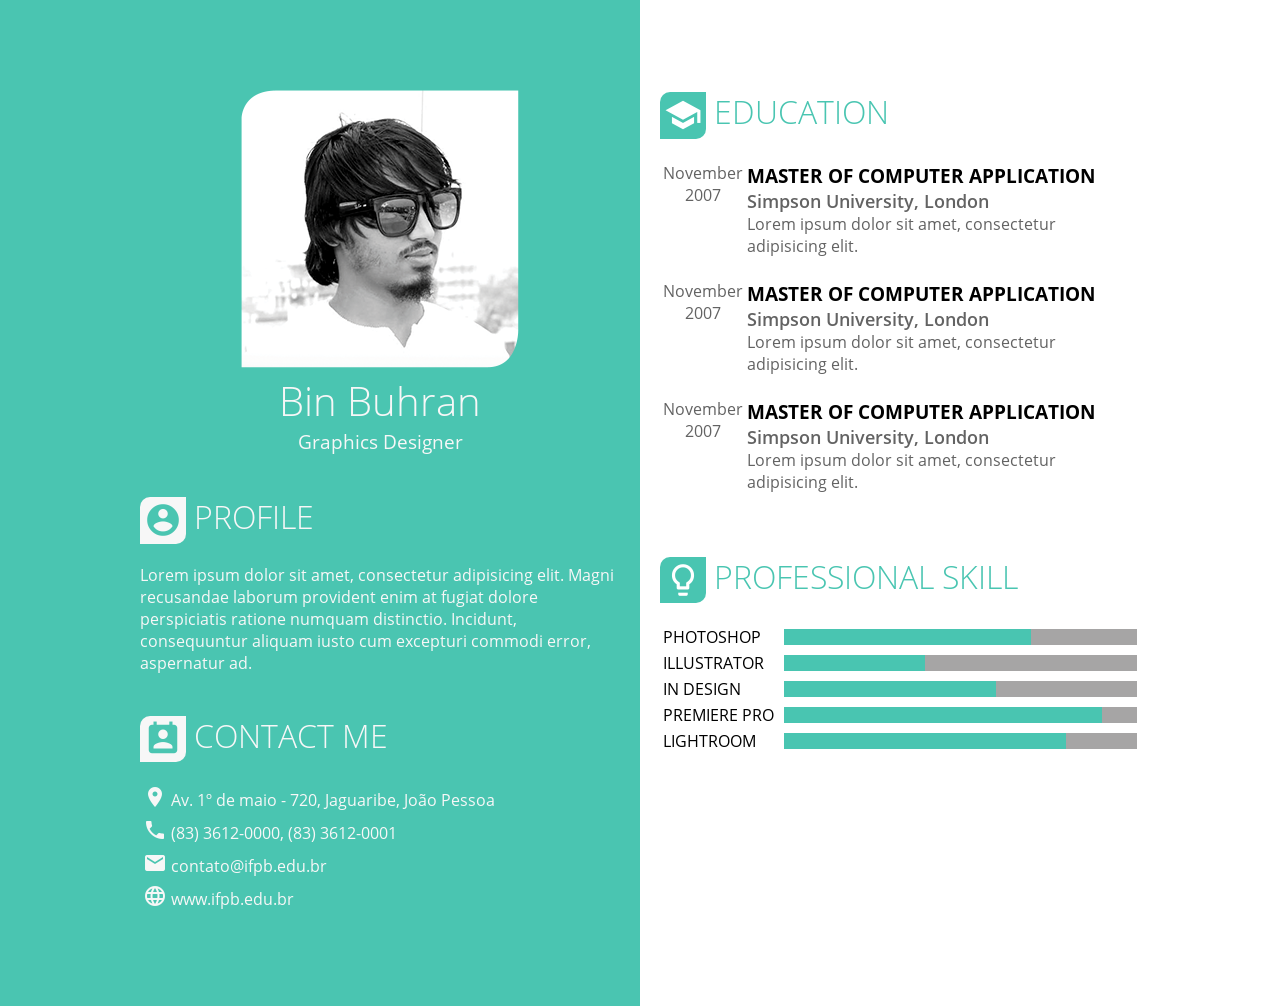
<file: exams/prova-html-css-1/code-response/index.html>
<!-- https://github.com/b2w-marketplace/code-challenge -->
<!DOCTYPE html>
<html lang="en">
<head>
  <meta charset="UTF-8">
  <meta name="viewport" content="width=device-width, initial-scale=1.0">
  <meta http-equiv="X-UA-Compatible" content="ie=edge">
  <title>Document</title>
  <!-- <link href="https://fonts.googleapis.com/css?family=Open+Sans:300,400,600,700|Material+Icons" rel="stylesheet"> -->
  <link rel="stylesheet" href="css/style.css">
</head>
<body>

  <div class="left-side-out">
    <div class="left-side-in">

      <!-- Cover -->
      <div class="cover">
        <img src="img/person.png" alt="Cover">
        <h1>Bin Buhran</h1>
        <h2>Graphics Designer</h2>
      </div>

      <!-- Profile -->
      <div class="curriculum-info profile">
        <h1><i class="material-icons">account_circle</i> Profile</h1>
        <p>Lorem ipsum dolor sit amet, consectetur adipisicing elit. Magni recusandae laborum provident enim at fugiat dolore perspiciatis ratione numquam distinctio. Incidunt, consequuntur aliquam iusto cum excepturi commodi error, aspernatur ad.</p>
      </div>

      <!-- Contact me -->
      <div class="curriculum-info contact-me">
        <h1><i class="material-icons">perm_contact_calendar</i> Contact me</h1>
        <table>
          <tbody>
            <tr>
              <td><i class="material-icons">place</i></td>
              <td>Av. 1º de maio - 720, Jaguaribe, João Pessoa</td>
            </tr>
            <tr>
              <td><i class="material-icons">phone</i></td>
              <td>(83) 3612-0000, (83) 3612-0001</td>
            </tr>
            <tr>
              <td><i class="material-icons">email</i></td>
              <td>contato@ifpb.edu.br</td>
            </tr>
            <tr>
              <td><i class="material-icons">language</i></td>
              <td><a href="http://www.ifpb.edu.br/">www.ifpb.edu.br</a></td>
            </tr>
          </tbody>
        </table>
      </div>

    </div>
  </div>

  <div class="right-side-out">
    <div class="right-side-in">

      <!-- Education -->
      <div class="curriculum-info education">
        <h1>
          <i class="material-icons">school</i> Education
        </h1>

        <table>
          <tbody>
            <tr>
              <td>
                <div class="date">November<br>2007</div>
              </td>
              <td>
                <h1>Master of Computer Application</h1>
                <h2>Simpson University, London</h2>
                <p>Lorem ipsum dolor sit amet, consectetur adipisicing elit.</p>
              </td>
            </tr>
            <tr>
              <td>
                <div class="date">November<br>2007</div>
              </td>
              <td>
                <h1>Master of Computer Application</h1>
                <h2>Simpson University, London</h2>
                <p>Lorem ipsum dolor sit amet, consectetur adipisicing elit.</p>
              </td>
            </tr>
            <tr>
              <td>
                <div class="date">November<br>2007</div>
              </td>
              <td>
                <h1>Master of Computer Application</h1>
                <h2>Simpson University, London</h2>
                <p>Lorem ipsum dolor sit amet, consectetur adipisicing elit.</p>
              </td>
            </tr>
          </tbody>
        </table>
      </div>

      <!-- Professional Skill -->
      <div class="skill curriculum-info">
        <h1>
          <i class="material-icons">lightbulb_outline</i> Professional Skill
        </h1>

        <table>
          <tbody>
            <tr>
              <td class="skill-name">Photoshop</td>
              <td class="skill-bar-value">
                <div class="skill-bar">
                  <div class="skill-value" style="width: 70%;"></div>
                </div>
              </td>
            </tr>
            <tr>
              <td class="skill-name">Illustrator</td>
              <td class="skill-bar-value">
                <div class="skill-bar">
                  <div class="skill-value" style="width: 40%;"></div>
                </div>
              </td>
            </tr>
            <tr>
              <td class="skill-name">In Design</td>
              <td class="skill-bar-value">
                <div class="skill-bar">
                  <div class="skill-value" style="width: 60%;"></div>
                </div>
              </td>
            </tr>
            <tr>
              <td class="skill-name">Premiere Pro</td>
              <td class="skill-bar-value">
                <div class="skill-bar">
                  <div class="skill-value" style="width: 90%;"></div>
                </div>
              </td>
            </tr>
            <tr>
              <td class="skill-name">Lightroom</td>
              <td class="skill-bar-value">
                <div class="skill-bar">
                  <div class="skill-value" style="width: 80%;"></div>
                </div>
              </td>
            </tr>
          </tbody>
        </table>
      </div>

    </div>
  </div>

</body>
</html>
</file>
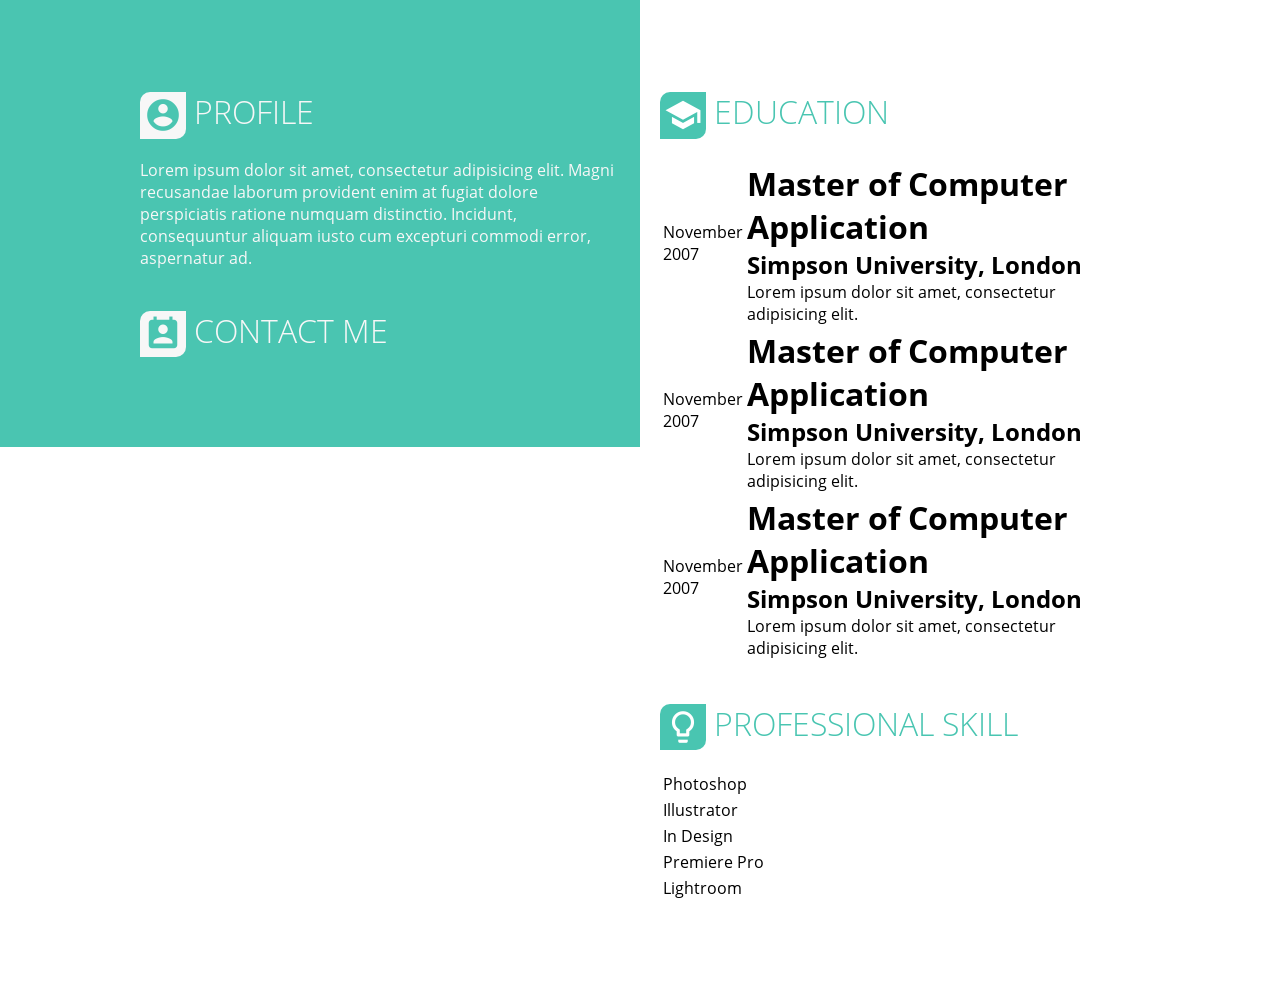
<file: exams/prova-html-css-1/code/index.html>
<!DOCTYPE html>
<html lang="en">
<head>
  <meta charset="UTF-8">
  <meta name="viewport" content="width=device-width, initial-scale=1.0">
  <meta http-equiv="X-UA-Compatible" content="ie=edge">
  <title>Document</title>
  <link rel="stylesheet" href="css/style.css">
</head>
<body>

  <div class="left-side-out">
    <div class="left-side-in">

      <!-- Cover -->
      <div class="cover">
        <!--
          TODO Cover
          person.png
          Bin Buhran
          Graphics Designer
        -->
      </div>

      <!-- Profile -->
      <div class="curriculum-info profile">
        <h1><i class="material-icons">account_circle</i> Profile</h1>
        <p>Lorem ipsum dolor sit amet, consectetur adipisicing elit. Magni recusandae laborum provident enim at fugiat dolore perspiciatis ratione numquam distinctio. Incidunt, consequuntur aliquam iusto cum excepturi commodi error, aspernatur ad.</p>
      </div>

      <!-- Contact me -->
      <div class="curriculum-info contact-me">
        <h1><i class="material-icons">perm_contact_calendar</i> Contact me</h1>
        <!--
          TODO Contact me
          place      Av. 1º de maio - 720, Jaguaribe, João Pessoa
          phone      (83) 3612-0000, (83) 3612-0001
          email      contato@ifpb.edu.br
          language   www.ifpb.edu.br
         -->
      </div>

    </div>
  </div>

  <div class="right-side-out">
    <div class="right-side-in">

      <!-- Education -->
      <div class="curriculum-info education">
        <h1>
          <i class="material-icons">school</i> Education
        </h1>

        <table>
          <tbody>
            <tr>
              <td>
                <div class="date">November<br>2007</div>
              </td>
              <td>
                <h1>Master of Computer Application</h1>
                <h2>Simpson University, London</h2>
                <p>Lorem ipsum dolor sit amet, consectetur adipisicing elit.</p>
              </td>
            </tr>
            <tr>
              <td>
                <div class="date">November<br>2007</div>
              </td>
              <td>
                <h1>Master of Computer Application</h1>
                <h2>Simpson University, London</h2>
                <p>Lorem ipsum dolor sit amet, consectetur adipisicing elit.</p>
              </td>
            </tr>
            <tr>
              <td>
                <div class="date">November<br>2007</div>
              </td>
              <td>
                <h1>Master of Computer Application</h1>
                <h2>Simpson University, London</h2>
                <p>Lorem ipsum dolor sit amet, consectetur adipisicing elit.</p>
              </td>
            </tr>
          </tbody>
        </table>
      </div>

      <!-- Professional Skill -->
      <div class="skill curriculum-info">
        <h1>
          <i class="material-icons">lightbulb_outline</i> Professional Skill
        </h1>

        <table>
          <tbody>
            <tr>
              <td class="skill-name">Photoshop</td>
              <td class="skill-bar-value">
                <div class="skill-bar">
                  <div class="skill-value" style="width: 70%;"></div>
                </div>
              </td>
            </tr>
            <tr>
              <td class="skill-name">Illustrator</td>
              <td class="skill-bar-value">
                <div class="skill-bar">
                  <div class="skill-value" style="width: 40%;"></div>
                </div>
              </td>
            </tr>
            <tr>
              <td class="skill-name">In Design</td>
              <td class="skill-bar-value">
                <div class="skill-bar">
                  <div class="skill-value" style="width: 60%;"></div>
                </div>
              </td>
            </tr>
            <tr>
              <td class="skill-name">Premiere Pro</td>
              <td class="skill-bar-value">
                <div class="skill-bar">
                  <div class="skill-value" style="width: 90%;"></div>
                </div>
              </td>
            </tr>
            <tr>
              <td class="skill-name">Lightroom</td>
              <td class="skill-bar-value">
                <div class="skill-bar">
                  <div class="skill-value" style="width: 80%;"></div>
                </div>
              </td>
            </tr>
          </tbody>
        </table>
      </div>

    </div>
  </div>

</body>
</html>
</file>
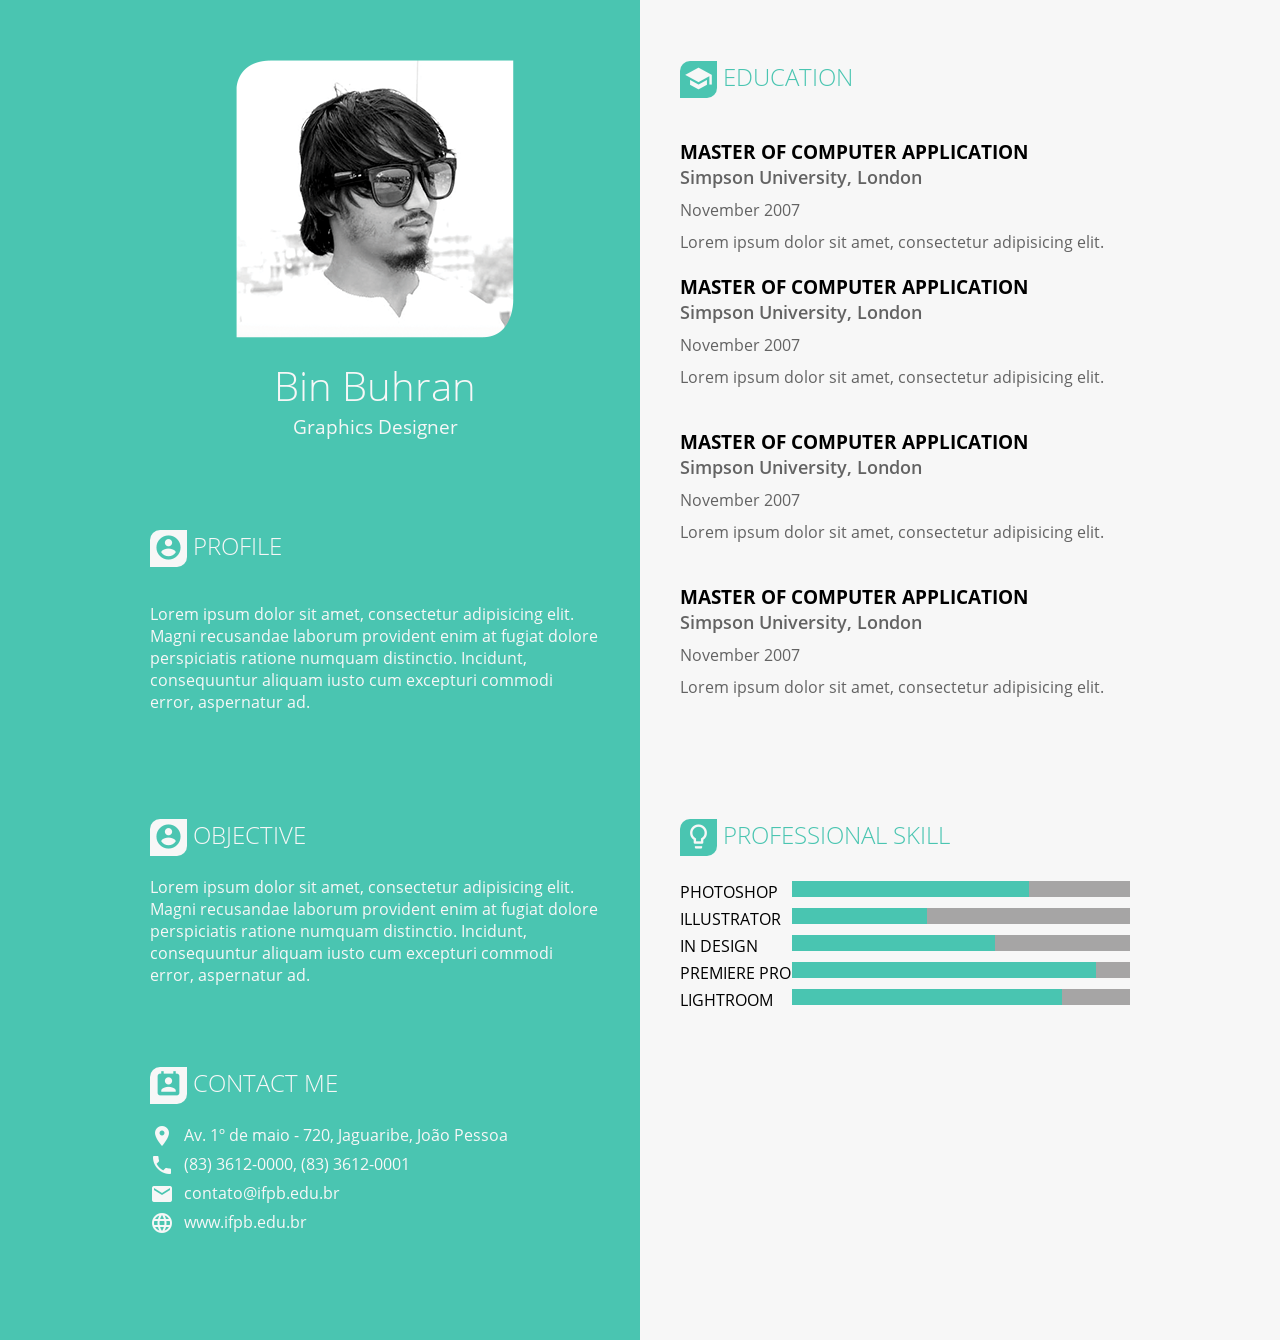
<file: exams/prova-html-css-2/code-response/index.html>
<!-- https://github.com/b2w-marketplace/code-challenge -->
<!DOCTYPE html>
<html lang="en">
<head>
  <meta charset="UTF-8">
  <meta name="viewport" content="width=device-width, initial-scale=1.0">
  <meta http-equiv="X-UA-Compatible" content="ie=edge">
  <title>Document</title>
  <!-- <link href="https://fonts.googleapis.com/css?family=Open+Sans:300,400,600,700|Material+Icons" rel="stylesheet"> -->
  <link rel="stylesheet" href="css/font.css">
  <link rel="stylesheet" href="css/material-icon.css">
  <link rel="stylesheet" href="css/style.css">
</head>
<body>
  <main>
    <!-- Cover -->
    <section class="cover colored-section colored-section">
      <img src="img/person.png" alt="Cover">
      <h1>Bin Buhran</h1>
      <h2>Graphics Designer</h2>
    </section>

    <!-- Profile -->
    <section class="curriculum-info profile colored-section">
      <header>
        <h1><i class="material-icons">account_circle</i> Profile</h1>
      </header>
      <main>
        <p>Lorem ipsum dolor sit amet, consectetur adipisicing elit. Magni recusandae laborum provident enim at fugiat dolore perspiciatis ratione numquam distinctio. Incidunt, consequuntur aliquam iusto cum excepturi commodi error, aspernatur ad.</p>
        <!-- <p>Magni recusandae laborum provident enim at fugiat dolore perspiciatis ratione numquam distinctio. Incidunt, consequuntur aliquam iusto cum excepturi commodi error, aspernatur ad.</p> -->
      </main>
    </section>

    <!-- Objective -->
    <section class="curriculum-info objective colored-section">
      <header>
        <h1><i class="material-icons">account_circle</i> Objective</h1>
      </header>
      <main>
        <p>Lorem ipsum dolor sit amet, consectetur adipisicing elit. Magni recusandae laborum provident enim at fugiat dolore perspiciatis ratione numquam distinctio. Incidunt, consequuntur aliquam iusto cum excepturi commodi error, aspernatur ad.</p>
      </main>
    </section>

    <!-- Contact me -->
    <section class="curriculum-info contact-me colored-section">
      <header>
        <h1><i class="material-icons">perm_contact_calendar</i> Contact me</h1>
      </header>
      <main>
        <div><i class="material-icons">place</i></div>
        <div>Av. 1º de maio - 720, Jaguaribe, João Pessoa</div>
        <div><i class="material-icons">phone</i></div>
        <div>(83) 3612-0000, (83) 3612-0001</div>
        <div><i class="material-icons">email</i></div>
        <div>contato@ifpb.edu.br</div>
        <div><i class="material-icons">language</i></div>
        <div><a href="http://www.ifpb.edu.br/">www.ifpb.edu.br</a></div>
      </main>
    </section>

    <!-- Education -->
    <section class="curriculum-info education white-section">
      <header>
        <h1><i class="material-icons">school</i> Education</h1>
      </header>
      <main>
        <section>
          <div class="date">November 2007</div>
          <h1>Master of Computer Application</h1>
          <h2>Simpson University, London</h2>
          <p>Lorem ipsum dolor sit amet, consectetur adipisicing elit.</p>
        </sectioin>
        <section>
          <div class="date">November 2007</div>
          <h1>Master of Computer Application</h1>
          <h2>Simpson University, London</h2>
          <p>Lorem ipsum dolor sit amet, consectetur adipisicing elit.</p>
        </section>
        <section>
          <div class="date">November 2007</div>
          <h1>Master of Computer Application</h1>
          <h2>Simpson University, London</h2>
          <p>Lorem ipsum dolor sit amet, consectetur adipisicing elit.</p>
        </section>
        <section>
          <div class="date">November 2007</div>
          <h1>Master of Computer Application</h1>
          <h2>Simpson University, London</h2>
          <p>Lorem ipsum dolor sit amet, consectetur adipisicing elit.</p>
        </section>
      </main>
    </section>

    <!-- Professional Skill -->
    <section class="skill curriculum-info white-section">
      <header>
        <h1><i class="material-icons">lightbulb_outline</i> Professional Skill</h1>
      </header>
      <main>
        <section>
          <div class="skill-name">Photoshop</div>
          <div class="skill-bar-value">
            <div class="skill-bar">
              <div class="skill-value" style="width: 70%;"></div>
            </div>
          </div>
        </section>
        <section>
          <div class="skill-name">Illustrator</div>
          <div class="skill-bar-value">
            <div class="skill-bar">
              <div class="skill-value" style="width: 40%;"></div>
            </div>
          </div>
        </section>
        <section>
          <div class="skill-name">In Design</div>
          <div class="skill-bar-value">
            <div class="skill-bar">
              <div class="skill-value" style="width: 60%;"></div>
            </div>
          </div>
        </section>
        <section>
          <div class="skill-name">Premiere Pro</div>
          <div class="skill-bar-value">
            <div class="skill-bar">
              <div class="skill-value" style="width: 90%;"></div>
            </div>
          </div>
        </section>
        <section>
          <div class="skill-name">Lightroom</div>
          <div class="skill-bar-value">
            <div class="skill-bar">
              <div class="skill-value" style="width: 80%;"></div>
            </div>
          </div>
        </section>
      </main>
    </section>
  </main>
</body>
</html>
</file>
<file: exams/prova-html-css-1/code-response/css/style.css>
/* latin-ext */
@font-face {
  font-family: 'Open Sans';
  font-style: normal;
  font-weight: 300;
  src: local('Open Sans Light'), local('OpenSans-Light'), url(../fonts/OpenSans-Light.ttf) format('truetype');
  unicode-range: U+0100-024F, U+1E00-1EFF, U+20A0-20AB, U+20AD-20CF, U+2C60-2C7F, U+A720-A7FF;
}
/* latin */
@font-face {
  font-family: 'Open Sans';
  font-style: normal;
  font-weight: 300;
  src: local('Open Sans Light'), local('OpenSans-Light'), url(../fonts/OpenSans-Light.ttf) format('truetype');
  unicode-range: U+0000-00FF, U+0131, U+0152-0153, U+02C6, U+02DA, U+02DC, U+2000-206F, U+2074, U+20AC, U+2212, U+2215;
}

/* latin-ext */
@font-face {
  font-family: 'Open Sans';
  font-style: normal;
  font-weight: 400;
  src: local('Open Sans Regular'), local('OpenSans-Regular'), url(../fonts/OpenSans-Regular.ttf) format('truetype');
  unicode-range: U+0100-024F, U+1E00-1EFF, U+20A0-20AB, U+20AD-20CF, U+2C60-2C7F, U+A720-A7FF;
}
/* latin */
@font-face {
  font-family: 'Open Sans';
  font-style: normal;
  font-weight: 400;
  src: local('Open Sans Regular'), local('OpenSans-Regular'), url(../fonts/OpenSans-Regular.ttf) format('truetype');
  unicode-range: U+0000-00FF, U+0131, U+0152-0153, U+02C6, U+02DA, U+02DC, U+2000-206F, U+2074, U+20AC, U+2212, U+2215;
}

/* latin-ext */
@font-face {
  font-family: 'Open Sans';
  font-style: normal;
  font-weight: 600;
  src: local('Open Sans SemiBold'), local('OpenSans-SemiBold'), url(../fonts/OpenSans-SemiBold.ttf) format('truetype');
  unicode-range: U+0100-024F, U+1E00-1EFF, U+20A0-20AB, U+20AD-20CF, U+2C60-2C7F, U+A720-A7FF;
}
/* latin */
@font-face {
  font-family: 'Open Sans';
  font-style: normal;
  font-weight: 600;
  src: local('Open Sans SemiBold'), local('OpenSans-SemiBold'), url(../fonts/OpenSans-SemiBold.ttf) format('truetype');
  unicode-range: U+0000-00FF, U+0131, U+0152-0153, U+02C6, U+02DA, U+02DC, U+2000-206F, U+2074, U+20AC, U+2212, U+2215;
}

/* latin-ext */
@font-face {
  font-family: 'Open Sans';
  font-style: normal;
  font-weight: 700;
  src: local('Open Sans Bold'), local('OpenSans-Bold'), url(../fonts/OpenSans-Bold.ttf) format('truetype');
  unicode-range: U+0100-024F, U+1E00-1EFF, U+20A0-20AB, U+20AD-20CF, U+2C60-2C7F, U+A720-A7FF;
}
/* latin */
@font-face {
  font-family: 'Open Sans';
  font-style: normal;
  font-weight: 700;
  src: local('Open Sans Bold'), local('OpenSans-Bold'), url(../fonts/OpenSans-Bold.ttf) format('truetype');
  unicode-range: U+0000-00FF, U+0131, U+0152-0153, U+02C6, U+02DA, U+02DC, U+2000-206F, U+2074, U+20AC, U+2212, U+2215;
}

@font-face {
  font-family: 'Material Icons';
  font-style: normal;
  font-weight: 400;
  src: local('Material Icons'), local('MaterialIcons-Regular'), url(../fonts/MaterialIcons-Regular.ttf) format('truetype');
}

.material-icons {
  font-family: 'Material Icons';
  font-weight: normal;
  font-style: normal;
  font-size: 24px;
  line-height: 1;
  letter-spacing: normal;
  text-transform: none;
  display: inline-block;
  white-space: nowrap;
  word-wrap: normal;
  direction: ltr;
  -webkit-font-feature-settings: 'liga';
  -webkit-font-smoothing: antialiased;
}

body, h1, h2, p {
  margin: 0;
}

body {
  font-family: 'Open Sans', sans-serif;
}

.left-side-out {
  width: 50%;
  float: left;
  background-color: #4ac5b1;
}

.left-side-in {
  width: 480px;
  float: right;
  color: #f7f7f7;
  margin-right: 20px;
  padding: 50px 0;
}

.right-side-out {
  width: 50%;
  float: right;
}

.right-side-in {
  width: 480px;
  float: left;
  margin-left: 20px;
  padding: 50px 0;
}


.curriculum-info {
  margin: 40px 0;
}

.left-side-in a {
  color: #f7f7f7;
  text-decoration: none;
}

.left-side-in a:hover {
  text-decoration: underline;
}

.curriculum-info>h1 {
  text-transform: uppercase;
  font-weight: 300;
  margin-bottom: 20px;
  vertical-align: middle;
}

.right-side-in .curriculum-info>h1 {
  color: #49c5b1;
}

.curriculum-info h1 .material-icons {
  font-size: 1.2em;
  vertical-align: middle;
  border-radius: 10px 0 10px 0;
  padding: 4px;
}

.left-side-in .curriculum-info h1 .material-icons {
  background: #f7f7f7;
  color: #4ac5b1;
}

.right-side-in .curriculum-info h1 .material-icons {
  background: #49c5b1;
  color: #fff;
}

/* Cover */
.cover {
  width: 278px;
  margin: 40px auto;
  text-align: center;
}

.cover h1 {
  font-size: 2.5em;
  font-weight: 300;
}

.cover h2 {
  font-size: 1.2em;
  font-weight: 400;
}

/* Education */
.education {
  margin-top: 40px;
}

.education table td {
  vertical-align: top;
  padding-bottom: 20px;
}

.education table .date {
  color: #636363;
  text-align: center;
}

.education table h1 {
  font-size: 1.2em;
  text-transform: uppercase;
  font-weight: 700;
}

.education table h2 {
  font-size: 1.1em;
  font-weight: 600;
  color: #636363;
}

.education table p {
  color: #636363;
}

/* Professional Skill */
.skill table {
  width: 100%;
}

.skill .skill-name {
  width: 25%;
  text-transform: uppercase;
}

.skill .skill-bar-value {
  width: 75%;
}
.skill .skill-bar-value .skill-bar{
  background-color: #a6a5a5;
}

.skill .skill-bar-value .skill-bar .skill-value {
  background-color: #49c5b1;
  height: 1em;
}
</file>
<file: exams/prova-html-css-1/code/css/style.css>
/* latin-ext */
@font-face {
  font-family: 'Open Sans';
  font-style: normal;
  font-weight: 300;
  src: local('Open Sans Light'), local('OpenSans-Light'), url(../fonts/OpenSans-Light.ttf) format('truetype');
  unicode-range: U+0100-024F, U+1E00-1EFF, U+20A0-20AB, U+20AD-20CF, U+2C60-2C7F, U+A720-A7FF;
}
/* latin */
@font-face {
  font-family: 'Open Sans';
  font-style: normal;
  font-weight: 300;
  src: local('Open Sans Light'), local('OpenSans-Light'), url(../fonts/OpenSans-Light.ttf) format('truetype');
  unicode-range: U+0000-00FF, U+0131, U+0152-0153, U+02C6, U+02DA, U+02DC, U+2000-206F, U+2074, U+20AC, U+2212, U+2215;
}

/* latin-ext */
@font-face {
  font-family: 'Open Sans';
  font-style: normal;
  font-weight: 400;
  src: local('Open Sans Regular'), local('OpenSans-Regular'), url(../fonts/OpenSans-Regular.ttf) format('truetype');
  unicode-range: U+0100-024F, U+1E00-1EFF, U+20A0-20AB, U+20AD-20CF, U+2C60-2C7F, U+A720-A7FF;
}
/* latin */
@font-face {
  font-family: 'Open Sans';
  font-style: normal;
  font-weight: 400;
  src: local('Open Sans Regular'), local('OpenSans-Regular'), url(../fonts/OpenSans-Regular.ttf) format('truetype');
  unicode-range: U+0000-00FF, U+0131, U+0152-0153, U+02C6, U+02DA, U+02DC, U+2000-206F, U+2074, U+20AC, U+2212, U+2215;
}

/* latin-ext */
@font-face {
  font-family: 'Open Sans';
  font-style: normal;
  font-weight: 600;
  src: local('Open Sans SemiBold'), local('OpenSans-SemiBold'), url(../fonts/OpenSans-SemiBold.ttf) format('truetype');
  unicode-range: U+0100-024F, U+1E00-1EFF, U+20A0-20AB, U+20AD-20CF, U+2C60-2C7F, U+A720-A7FF;
}
/* latin */
@font-face {
  font-family: 'Open Sans';
  font-style: normal;
  font-weight: 600;
  src: local('Open Sans SemiBold'), local('OpenSans-SemiBold'), url(../fonts/OpenSans-SemiBold.ttf) format('truetype');
  unicode-range: U+0000-00FF, U+0131, U+0152-0153, U+02C6, U+02DA, U+02DC, U+2000-206F, U+2074, U+20AC, U+2212, U+2215;
}

/* latin-ext */
@font-face {
  font-family: 'Open Sans';
  font-style: normal;
  font-weight: 700;
  src: local('Open Sans Bold'), local('OpenSans-Bold'), url(../fonts/OpenSans-Bold.ttf) format('truetype');
  unicode-range: U+0100-024F, U+1E00-1EFF, U+20A0-20AB, U+20AD-20CF, U+2C60-2C7F, U+A720-A7FF;
}
/* latin */
@font-face {
  font-family: 'Open Sans';
  font-style: normal;
  font-weight: 700;
  src: local('Open Sans Bold'), local('OpenSans-Bold'), url(../fonts/OpenSans-Bold.ttf) format('truetype');
  unicode-range: U+0000-00FF, U+0131, U+0152-0153, U+02C6, U+02DA, U+02DC, U+2000-206F, U+2074, U+20AC, U+2212, U+2215;
}

@font-face {
  font-family: 'Material Icons';
  font-style: normal;
  font-weight: 400;
  src: local('Material Icons'), local('MaterialIcons-Regular'), url(../fonts/MaterialIcons-Regular.ttf) format('truetype');
}

.material-icons {
  font-family: 'Material Icons';
  font-weight: normal;
  font-style: normal;
  font-size: 24px;
  line-height: 1;
  letter-spacing: normal;
  text-transform: none;
  display: inline-block;
  white-space: nowrap;
  word-wrap: normal;
  direction: ltr;
  -webkit-font-feature-settings: 'liga';
  -webkit-font-smoothing: antialiased;
}

body, h1, h2, p {
  margin: 0;
}

body {
  font-family: 'Open Sans', sans-serif;
}

.left-side-out {
  width: 50%;
  float: left;
  background-color: #4ac5b1;
}

.left-side-in {
  width: 480px;
  float: right;
  color: #f7f7f7;
  margin-right: 20px;
  padding: 50px 0;
}

.right-side-out {
  width: 50%;
  float: right;
}

.right-side-in {
  width: 480px;
  float: left;
  margin-left: 20px;
  padding: 50px 0;
}


.curriculum-info {
  margin: 40px 0;
}

.curriculum-info>h1 {
  text-transform: uppercase;
  font-weight: 300;
  margin-bottom: 20px;
  vertical-align: middle;
}

.right-side-in .curriculum-info>h1 {
  color: #49c5b1;
}

.curriculum-info h1 .material-icons {
  font-size: 1.2em;
  vertical-align: middle;
  border-radius: 10px 0 10px 0;
  padding: 4px;
}

.left-side-in .curriculum-info h1 .material-icons {
  background: #f7f7f7;
  color: #4ac5b1;
}

.right-side-in .curriculum-info h1 .material-icons {
  background: #49c5b1;
  color: #fff;
}

/* Cover */


/* Education */
.education {
  margin-top: 40px;
}

/* Professional Skill */
</file>
<file: exams/prova-html-css-2/code-response/css/font.css>
/* latin-ext */
@font-face {
  font-family: 'Open Sans';
  font-style: normal;
  font-weight: 300;
  src: local('Open Sans Light'), local('OpenSans-Light'), url(../fonts/OpenSans-Light.ttf) format('truetype');
  unicode-range: U+0100-024F, U+1E00-1EFF, U+20A0-20AB, U+20AD-20CF, U+2C60-2C7F, U+A720-A7FF;
}
/* latin */
@font-face {
  font-family: 'Open Sans';
  font-style: normal;
  font-weight: 300;
  src: local('Open Sans Light'), local('OpenSans-Light'), url(../fonts/OpenSans-Light.ttf) format('truetype');
  unicode-range: U+0000-00FF, U+0131, U+0152-0153, U+02C6, U+02DA, U+02DC, U+2000-206F, U+2074, U+20AC, U+2212, U+2215;
}

/* latin-ext */
@font-face {
  font-family: 'Open Sans';
  font-style: normal;
  font-weight: 400;
  src: local('Open Sans Regular'), local('OpenSans-Regular'), url(../fonts/OpenSans-Regular.ttf) format('truetype');
  unicode-range: U+0100-024F, U+1E00-1EFF, U+20A0-20AB, U+20AD-20CF, U+2C60-2C7F, U+A720-A7FF;
}
/* latin */
@font-face {
  font-family: 'Open Sans';
  font-style: normal;
  font-weight: 400;
  src: local('Open Sans Regular'), local('OpenSans-Regular'), url(../fonts/OpenSans-Regular.ttf) format('truetype');
  unicode-range: U+0000-00FF, U+0131, U+0152-0153, U+02C6, U+02DA, U+02DC, U+2000-206F, U+2074, U+20AC, U+2212, U+2215;
}

/* latin-ext */
@font-face {
  font-family: 'Open Sans';
  font-style: normal;
  font-weight: 600;
  src: local('Open Sans SemiBold'), local('OpenSans-SemiBold'), url(../fonts/OpenSans-SemiBold.ttf) format('truetype');
  unicode-range: U+0100-024F, U+1E00-1EFF, U+20A0-20AB, U+20AD-20CF, U+2C60-2C7F, U+A720-A7FF;
}
/* latin */
@font-face {
  font-family: 'Open Sans';
  font-style: normal;
  font-weight: 600;
  src: local('Open Sans SemiBold'), local('OpenSans-SemiBold'), url(../fonts/OpenSans-SemiBold.ttf) format('truetype');
  unicode-range: U+0000-00FF, U+0131, U+0152-0153, U+02C6, U+02DA, U+02DC, U+2000-206F, U+2074, U+20AC, U+2212, U+2215;
}

/* latin-ext */
@font-face {
  font-family: 'Open Sans';
  font-style: normal;
  font-weight: 700;
  src: local('Open Sans Bold'), local('OpenSans-Bold'), url(../fonts/OpenSans-Bold.ttf) format('truetype');
  unicode-range: U+0100-024F, U+1E00-1EFF, U+20A0-20AB, U+20AD-20CF, U+2C60-2C7F, U+A720-A7FF;
}
/* latin */
@font-face {
  font-family: 'Open Sans';
  font-style: normal;
  font-weight: 700;
  src: local('Open Sans Bold'), local('OpenSans-Bold'), url(../fonts/OpenSans-Bold.ttf) format('truetype');
  unicode-range: U+0000-00FF, U+0131, U+0152-0153, U+02C6, U+02DA, U+02DC, U+2000-206F, U+2074, U+20AC, U+2212, U+2215;
}
</file>
<file: exams/prova-html-css-2/code-response/css/material-icon.css>
@font-face {
  font-family: 'Material Icons';
  font-style: normal;
  font-weight: 400;
  src: local('Material Icons'), local('MaterialIcons-Regular'), url(../fonts/MaterialIcons-Regular.ttf) format('truetype');
}

.material-icons {
  font-family: 'Material Icons';
  font-weight: normal;
  font-style: normal;
  font-size: 24px;
  line-height: 1;
  letter-spacing: normal;
  text-transform: none;
  display: inline-block;
  white-space: nowrap;
  word-wrap: normal;
  direction: ltr;
  -webkit-font-feature-settings: 'liga';
  -webkit-font-smoothing: antialiased;
}
</file>
<file: exams/prova-html-css-2/code-response/css/style.css>
body, h1, h2, p {
  margin: 0;
}

body {
  font-family: 'Open Sans', sans-serif;
}

/* Generic */
body > main {
  background-color: #4ac5b1;
  display: grid;
  grid-template-areas:
    "cover"
    "profile"
    "education"
    "objective"
    "skill"
    "contact";
}

@media all and (min-width: 1000px) {
  body > main {
    grid-template-columns: 1fr 1fr;
    grid-template-areas:
      "cover education"
      "profile education"
      "objective skill"
      "contact skill";
    justify-content: center;
  }
}

/*Curriculum Info*/
.curriculum-info {
  padding: 20px 40px;
}

@media all and (min-width: 700px) {
  .curriculum-info {
    padding: 20px 20% 40px;
  }
}

@media all and (min-width: 1000px) {
  .colored-section.curriculum-info, .colored-section.cover {
    padding: 20px 40px 40px 0;
    display: flex;
    flex-direction: column;
    align-items: flex-end;
  }

  .curriculum-info>*, .cover>*:not(img) {
    width: 450px;
  }

  .white-section.curriculum-info {
    padding: 20px 0 40px 40px;
    display: flex;
    flex-direction: column;
    align-items: flex-start;
  }

  .colored-section.cover {
    padding: 40px 40px 40px 0px;
  }

  .white-section.education {
    padding: 40px 0 40px 40px;
  }
}

.colored-section {
  color: #f7f7f7;
}

.white-section {
  background-color: #f7f7f7;
}

.curriculum-info a {
  text-decoration: none;
  transition: all .4s;
}

.curriculum-info.colored-section a {
  color: #f7f7f7;
}

.curriculum-info.colored-section a:hover {
  text-decoration: underline;
}

.curriculum-info > header {
  padding: 20px 0;
}

.curriculum-info header h1 {
  text-transform: uppercase;
  font-weight: 300;
}

.curriculum-info header .material-icons {
  font-size: 1.2em;
  vertical-align: middle;
  border-radius: 10px 0 10px 0;
  padding: 4px;
  background: #f7f7f7;
  color: #4ac5b1;
}

.curriculum-info.white-section header {
  color: #4ac5b1;
}

.curriculum-info.white-section header .material-icons {
  color: #f7f7f7;
  background-color: #4ac5b1;
}

/* Cover */
.cover {
  grid-area: cover;
  text-align: center;
  padding: 60px 0 0;
}


@media all and (min-width: 1000px) {
  .cover img {
    margin: 20px calc(calc(450px - 278px)/2);
  }
}

.cover h1 {
  font-size: 2.5em;
  font-weight: 300;
}

.cover h2 {
  font-size: 1.2em;
  font-weight: 400;
}

/* Objective */
.objective {
  grid-area: objective;
}

/* Profile */
.profile {
  grid-area: profile;
}
.profile p {
  margin: 1em 0;
}

/* Contact */
.contact-me {
  grid-area: contact;
}

@media all and (min-width: 1000px) {
  .colored-section.contact-me {
    padding: 20px 40px 100px 0;;
  }
}

.contact-me main {
  display: grid;
  grid-template-columns: auto 1fr;
  grid-gap: 0px 10px;
}

/* Education */
.education {
  padding-top: 40px;
  grid-area: education;
}

.education section {
  display: grid;
  grid-template-areas:
    "degree"
    "place"
    "date"
    "description";
  margin: 20px 0;
}

.education section .date {
  grid-area: date;
  padding: 10px 0;
  color: #636363;
}

.education section h1 {
  grid-area: degree;
  font-size: 1.2em;
  text-transform: uppercase;
  font-weight: 700;
}

.education section h2 {
  grid-area: place;
  font-size: 1.1em;
  font-weight: 600;
  color: #636363;
}

.education section p {
  grid-area: description;
  color: #636363;
}

/* Professional Skill */
.skill {
  grid-area: skill;
}

.skill main section {
  display: grid;
  grid-template-columns: 112px 1fr;
  margin: 5px 0;
}

.skill .skill-name {
  text-transform: uppercase;
}

.skill .skill-bar-value .skill-bar{
  background-color: #a6a5a5;
}

.skill .skill-bar-value .skill-bar .skill-value {
  background-color: #49c5b1;
  height: 1em;
}
</file>
